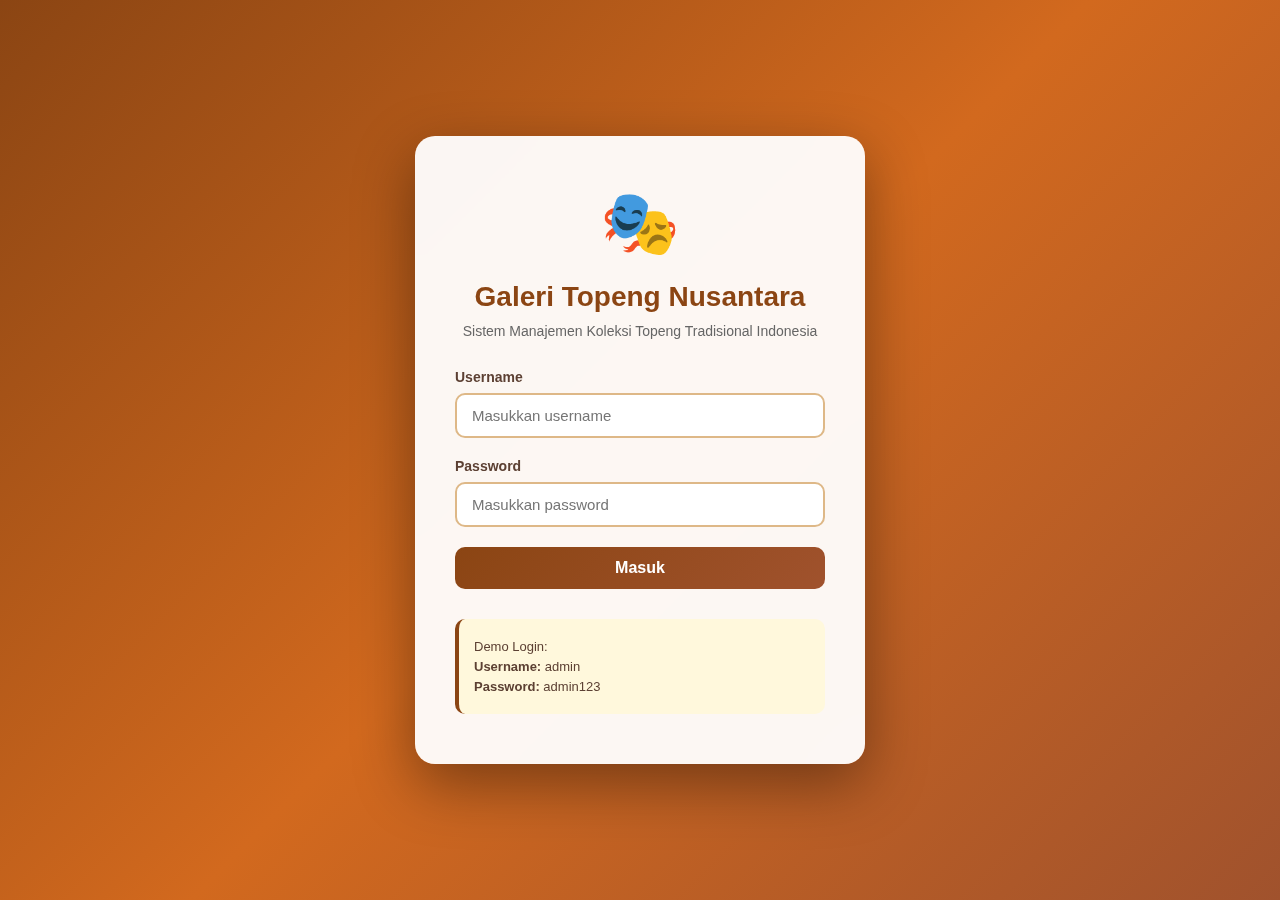
<file: index.html>
<!DOCTYPE html>
<html lang="id">
<head>
    <meta charset="UTF-8">
    <meta name="viewport" content="width=device-width, initial-scale=1.0">
    <title>Login - Galeri Topeng Nusantara</title>
    <link rel="stylesheet" href="style.css">
</head>
<body>
    <div class="container">
        <div class="login-box">
            <div class="logo">🎭</div>
            <h1>Galeri Topeng Nusantara</h1>
            <p class="subtitle">Sistem Manajemen Koleksi Topeng Tradisional Indonesia</p>
            
            <form id="loginForm">
                <div class="form-group">
                    <label>Username</label>
                    <input type="text" id="username" required placeholder="Masukkan username">
                </div>
                <div class="form-group">
                    <label>Password</label>
                    <input type="password" id="password" required placeholder="Masukkan password">
                </div>
                <div class="error" id="loginError">Username atau password salah!</div>
                <button type="submit" class="btn btn-primary">Masuk</button>
            </form>
            
            <div class="demo-info">
                <p>Demo Login:</p>
                <p><strong>Username:</strong> admin</p>
                <p><strong>Password:</strong> admin123</p>
            </div>
        </div>
    </div>
    
    <script src="database.js"></script>
    <script src="script.js"></script>
</body>
</html>
</file>
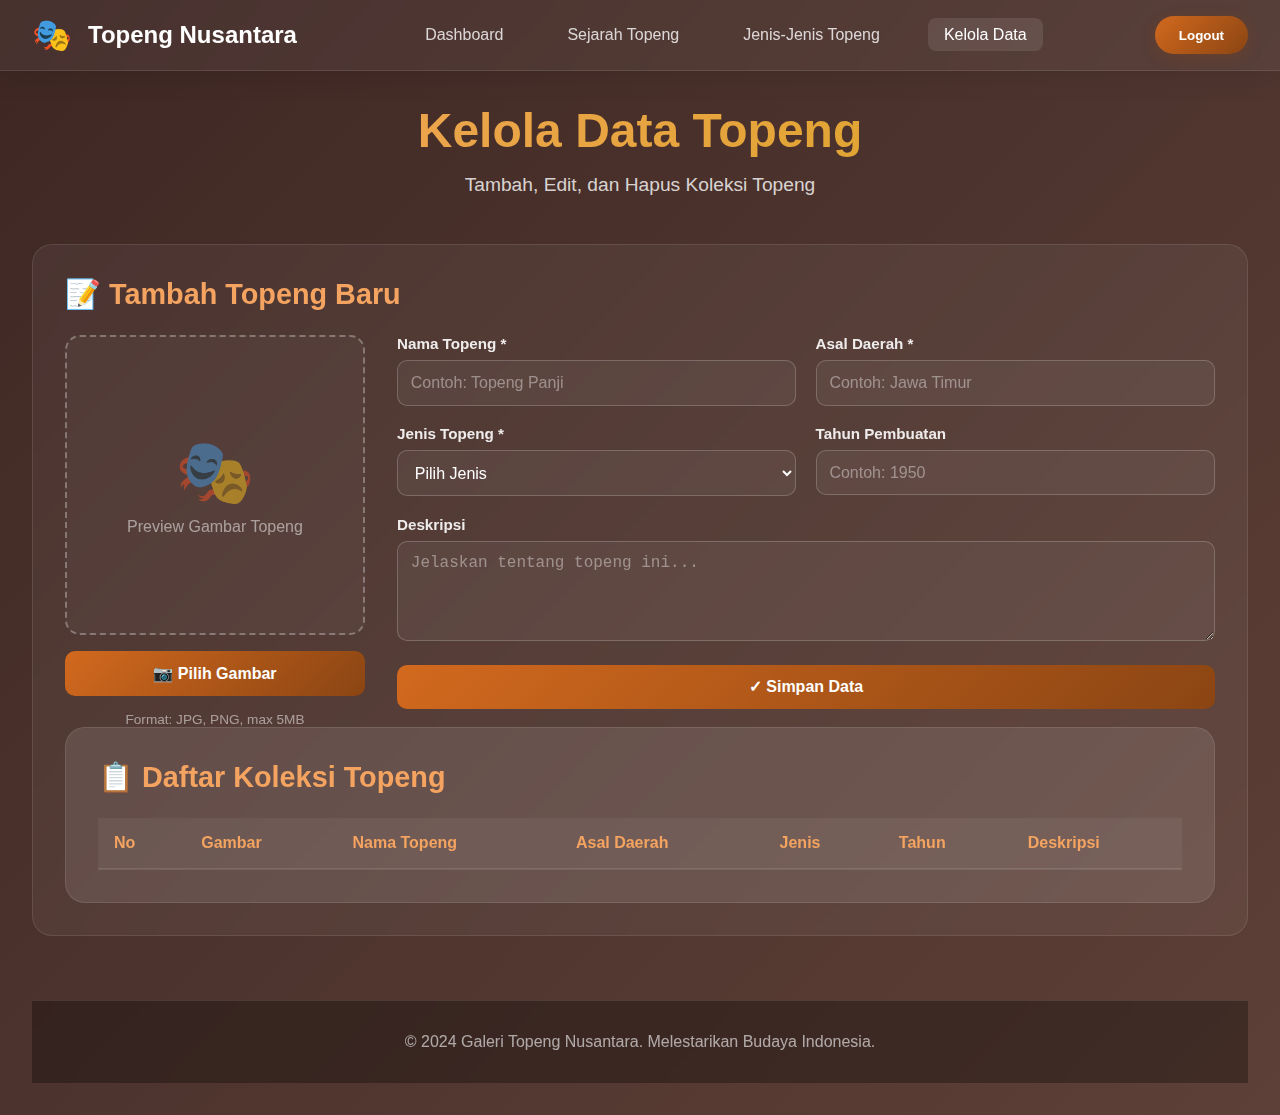
<file: crud.html>
<!DOCTYPE html>
<html lang="id">
<head>
    <meta charset="UTF-8">
    <meta name="viewport" content="width=device-width, initial-scale=1.0">
    <title>Kelola Data - Galeri Topeng Nusantara</title>
    <style>
        * {
            margin: 0;
            padding: 0;
            box-sizing: border-box;
        }

        body {
            font-family: 'Segoe UI', Tahoma, Geneva, Verdana, sans-serif;
            background: linear-gradient(135deg, #3e2723 0%, #4e342e 50%, #5d4037 100%);
            min-height: 100vh;
            color: #fff;
            overflow-x: hidden;
        }

        /* Navbar */
        .navbar {
            background: rgba(255, 255, 255, 0.05);
            backdrop-filter: blur(10px);
            border-bottom: 1px solid rgba(255, 255, 255, 0.1);
            padding: 1rem 2rem;
            position: sticky;
            top: 0;
            z-index: 100;
            box-shadow: 0 4px 30px rgba(0, 0, 0, 0.1);
        }

        .nav-container {
            max-width: 1400px;
            margin: 0 auto;
            display: flex;
            justify-content: space-between;
            align-items: center;
        }

        .nav-brand {
            display: flex;
            align-items: center;
            gap: 1rem;
            font-size: 1.5rem;
            font-weight: bold;
            color: #fff;
        }

        .logo {
            font-size: 2rem;
            animation: rotate 10s linear infinite;
        }

        @keyframes rotate {
            from { transform: rotate(0deg); }
            to { transform: rotate(360deg); }
        }

        .nav-menu {
            display: flex;
            list-style: none;
            gap: 2rem;
        }

        .nav-menu a {
            color: rgba(255, 255, 255, 0.8);
            text-decoration: none;
            padding: 0.5rem 1rem;
            border-radius: 8px;
            transition: all 0.3s ease;
        }

        .nav-menu a:hover, .nav-menu a.active {
            color: #fff;
            background: rgba(255, 255, 255, 0.1);
        }

        .btn-logout {
            background: linear-gradient(135deg, #d2691e 0%, #8b4513 100%);
            color: white;
            border: none;
            padding: 0.7rem 1.5rem;
            border-radius: 25px;
            cursor: pointer;
            font-weight: 600;
            transition: all 0.3s ease;
            box-shadow: 0 4px 15px rgba(139, 69, 19, 0.3);
        }

        .btn-logout:hover {
            transform: translateY(-2px) scale(1.05);
            box-shadow: 0 6px 20px rgba(139, 69, 19, 0.4);
        }

        /* Main Content */
        .main-content {
            max-width: 1400px;
            margin: 0 auto;
            padding: 2rem;
        }

        /* Page Header */
        .page-header {
            text-align: center;
            margin-bottom: 3rem;
            animation: fadeIn 0.8s ease;
        }

        @keyframes fadeIn {
            from { opacity: 0; transform: translateY(-20px); }
            to { opacity: 1; transform: translateY(0); }
        }

        .page-header h1 {
            font-size: 3rem;
            background: linear-gradient(135deg, #f4a460 0%, #daa520 100%);
            -webkit-background-clip: text;
            -webkit-text-fill-color: transparent;
            background-clip: text;
            margin-bottom: 1rem;
        }

        .subtitle {
            font-size: 1.2rem;
            color: rgba(255, 255, 255, 0.8);
        }

        /* Form Section */
        .form-section {
            background: rgba(255, 255, 255, 0.05);
            backdrop-filter: blur(10px);
            border: 1px solid rgba(255, 255, 255, 0.1);
            border-radius: 20px;
            padding: 2rem;
            margin-bottom: 2rem;
            animation: slideUp 0.5s ease;
        }

        @keyframes slideUp {
            from { opacity: 0; transform: translateY(20px); }
            to { opacity: 1; transform: translateY(0); }
        }

        .form-section h2 {
            font-size: 1.8rem;
            color: #f4a460;
            margin-bottom: 1.5rem;
            display: flex;
            align-items: center;
            gap: 0.5rem;
        }

        .form-grid {
            display: grid;
            grid-template-columns: 300px 1fr;
            gap: 2rem;
        }

        /* Image Upload Section */
        .image-upload-section {
            display: flex;
            flex-direction: column;
            gap: 1rem;
        }

        .image-preview-container {
            width: 100%;
            height: 300px;
            background: rgba(255, 255, 255, 0.03);
            border: 2px dashed rgba(255, 255, 255, 0.3);
            border-radius: 15px;
            display: flex;
            align-items: center;
            justify-content: center;
            overflow: hidden;
            position: relative;
            transition: all 0.3s ease;
        }

        .image-preview-container:hover {
            border-color: #d2691e;
            background: rgba(255, 255, 255, 0.05);
        }

        .image-preview-container img {
            max-width: 100%;
            max-height: 100%;
            object-fit: cover;
            border-radius: 10px;
        }

        .image-placeholder {
            text-align: center;
            color: rgba(255, 255, 255, 0.5);
        }

        .image-placeholder-icon {
            font-size: 4rem;
            margin-bottom: 0.5rem;
        }

        .upload-btn-wrapper {
            position: relative;
            overflow: hidden;
        }

        .upload-btn {
            background: linear-gradient(135deg, #d2691e 0%, #8b4513 100%);
            color: white;
            padding: 0.8rem 1.5rem;
            border: none;
            border-radius: 10px;
            cursor: pointer;
            font-size: 1rem;
            font-weight: 600;
            width: 100%;
            transition: all 0.3s ease;
        }

        .upload-btn:hover {
            transform: translateY(-2px);
            box-shadow: 0 4px 15px rgba(139, 69, 19, 0.3);
        }

        .upload-btn-wrapper input[type=file] {
            position: absolute;
            left: 0;
            top: 0;
            opacity: 0;
            width: 100%;
            height: 100%;
            cursor: pointer;
        }

        /* Form Fields */
        .form-fields {
            display: flex;
            flex-direction: column;
            gap: 1.2rem;
        }

        .form-row {
            display: grid;
            grid-template-columns: 1fr 1fr;
            gap: 1.2rem;
        }

        .form-group {
            display: flex;
            flex-direction: column;
            gap: 0.5rem;
        }

        .form-group label {
            color: rgba(255, 255, 255, 0.9);
            font-weight: 600;
            font-size: 0.95rem;
        }

        .form-group input,
        .form-group select,
        .form-group textarea {
            background: rgba(255, 255, 255, 0.05);
            border: 1px solid rgba(255, 255, 255, 0.2);
            border-radius: 10px;
            padding: 0.8rem;
            color: #fff;
            font-size: 1rem;
            transition: all 0.3s ease;
        }

        .form-group input:focus,
        .form-group select:focus,
        .form-group textarea:focus {
            outline: none;
            border-color: #d2691e;
            background: rgba(255, 255, 255, 0.08);
        }

        .form-group input::placeholder,
        .form-group textarea::placeholder {
            color: rgba(255, 255, 255, 0.4);
        }

        .form-group textarea {
            resize: vertical;
            min-height: 100px;
        }

        .form-group select option {
            background: #3e2723;
            color: #fff;
        }

        /* Form Actions */
        .form-actions {
            display: flex;
            gap: 1rem;
            margin-top: 1rem;
        }

        .btn {
            padding: 0.8rem 2rem;
            border: none;
            border-radius: 10px;
            font-size: 1rem;
            font-weight: 600;
            cursor: pointer;
            transition: all 0.3s ease;
        }

        .btn-primary {
            background: linear-gradient(135deg, #d2691e 0%, #8b4513 100%);
            color: white;
            flex: 1;
        }

        .btn-primary:hover {
            transform: translateY(-2px);
            box-shadow: 0 6px 20px rgba(139, 69, 19, 0.4);
        }

        .btn-secondary {
            background: rgba(255, 255, 255, 0.1);
            color: white;
        }

        .btn-secondary:hover {
            background: rgba(255, 255, 255, 0.15);
        }

        /* Messages */
        .message {
            padding: 1rem;
            border-radius: 10px;
            margin-top: 1rem;
            display: none;
            animation: slideIn 0.3s ease;
        }

        @keyframes slideIn {
            from { opacity: 0; transform: translateX(-20px); }
            to { opacity: 1; transform: translateX(0); }
        }

        .success {
            background: rgba(76, 175, 80, 0.2);
            border: 1px solid rgba(76, 175, 80, 0.5);
            color: #4caf50;
        }

        .error {
            background: rgba(244, 67, 54, 0.2);
            border: 1px solid rgba(244, 67, 54, 0.5);
            color: #f44336;
        }

        /* Table Section */
        .table-section {
            background: rgba(255, 255, 255, 0.05);
            backdrop-filter: blur(10px);
            border: 1px solid rgba(255, 255, 255, 0.1);
            border-radius: 20px;
            padding: 2rem;
            animation: slideUp 0.5s ease 0.2s backwards;
        }

        .table-section h2 {
            font-size: 1.8rem;
            color: #f4a460;
            margin-bottom: 1.5rem;
        }

        .table-container {
            overflow-x: auto;
        }

        table {
            width: 100%;
            border-collapse: collapse;
        }

        thead {
            background: rgba(255, 255, 255, 0.05);
        }

        th {
            padding: 1rem;
            text-align: left;
            font-weight: 600;
            color: #f4a460;
            border-bottom: 2px solid rgba(255, 255, 255, 0.1);
        }

        td {
            padding: 1rem;
            border-bottom: 1px solid rgba(255, 255, 255, 0.05);
            color: rgba(255, 255, 255, 0.8);
        }

        tbody tr {
            transition: all 0.3s ease;
            animation: fadeIn 0.5s ease;
        }

        tbody tr:hover {
            background: rgba(255, 255, 255, 0.05);
        }

        .table-image {
            width: 60px;
            height: 60px;
            object-fit: cover;
            border-radius: 10px;
            border: 2px solid rgba(255, 255, 255, 0.2);
        }

        .action-buttons {
            display: flex;
            gap: 0.5rem;
        }

        .btn-edit, .btn-delete {
            padding: 0.5rem 1rem;
            border: none;
            border-radius: 8px;
            cursor: pointer;
            font-size: 0.9rem;
            font-weight: 600;
            transition: all 0.3s ease;
        }

        .btn-edit {
            background: rgba(33, 150, 243, 0.3);
            color: #2196f3;
            border: 1px solid rgba(33, 150, 243, 0.5);
        }

        .btn-edit:hover {
            background: rgba(33, 150, 243, 0.5);
            transform: translateY(-2px);
        }

        .btn-delete {
            background: rgba(244, 67, 54, 0.3);
            color: #f44336;
            border: 1px solid rgba(244, 67, 54, 0.5);
        }

        .btn-delete:hover {
            background: rgba(244, 67, 54, 0.5);
            transform: translateY(-2px);
        }

        /* Footer */
        .footer {
            background: rgba(0, 0, 0, 0.3);
            backdrop-filter: blur(10px);
            text-align: center;
            padding: 2rem;
            margin-top: 4rem;
            border-top: 1px solid rgba(255, 255, 255, 0.1);
        }

        .footer p {
            color: rgba(255, 255, 255, 0.6);
        }

        /* Responsive */
        @media (max-width: 1024px) {
            .form-grid {
                grid-template-columns: 1fr;
            }

            .form-row {
                grid-template-columns: 1fr;
            }
        }

        @media (max-width: 768px) {
            .nav-menu {
                display: none;
            }

            .page-header h1 {
                font-size: 2rem;
            }

            .table-container {
                overflow-x: scroll;
            }

            table {
                min-width: 800px;
            }
        }
    </style>
</head>
<body>
    <nav class="navbar">
        <div class="nav-container">
            <div class="nav-brand">
                <span class="logo">🎭</span>
                <span class="brand-text">Topeng Nusantara</span>
            </div>
            <ul class="nav-menu">
                <li><a href="dashboard.html">Dashboard</a></li>
                <li><a href="sejarah.html">Sejarah Topeng</a></li>
                <li><a href="jenis.html">Jenis-Jenis Topeng</a></li>
                <li><a href="crud.html" class="active">Kelola Data</a></li>
            </ul>
            <button class="btn-logout" onclick="logout()">Logout</button>
        </div>
    </nav>

    <div class="main-content">
        <div class="page-header">
            <h1>Kelola Data Topeng</h1>
            <p class="subtitle">Tambah, Edit, dan Hapus Koleksi Topeng</p>
        </div>

        <div class="form-section">
            <h2>📝 <span id="formTitle">Tambah Topeng Baru</span></h2>
            <form id="topengForm">
                <div class="form-grid">
                    <!-- Image Upload Section -->
                    <div class="image-upload-section">
                        <div class="image-preview-container" id="imagePreview">
                            <div class="image-placeholder">
                                <div class="image-placeholder-icon">🎭</div>
                                <p>Preview Gambar Topeng</p>
                            </div>
                        </div>
                        <div class="upload-btn-wrapper">
                            <button type="button" class="upload-btn">📷 Pilih Gambar</button>
                            <input type="file" id="imageInput" accept="image/*">
                        </div>
                        <p style="color: rgba(255,255,255,0.5); font-size: 0.85rem; text-align: center;">
                            Format: JPG, PNG, max 5MB
                        </p>
                    </div>

                    <!-- Form Fields -->
                    <div class="form-fields">
                        <div class="form-row">
                            <div class="form-group">
                                <label>Nama Topeng *</label>
                                <input type="text" id="namaTopeng" required placeholder="Contoh: Topeng Panji">
                            </div>
                            <div class="form-group">
                                <label>Asal Daerah *</label>
                                <input type="text" id="asalDaerah" required placeholder="Contoh: Jawa Timur">
                            </div>
                        </div>
                        
                        <div class="form-row">
                            <div class="form-group">
                                <label>Jenis Topeng *</label>
                                <select id="jenis" required>
                                    <option value="">Pilih Jenis</option>
                                    <option value="Topeng Tari">Topeng Tari</option>
                                    <option value="Topeng Sakral">Topeng Sakral</option>
                                    <option value="Topeng Pertunjukan">Topeng Pertunjukan</option>
                                    <option value="Topeng Dekoratif">Topeng Dekoratif</option>
                                </select>
                            </div>
                            <div class="form-group">
                                <label>Tahun Pembuatan</label>
                                <input type="number" id="tahunPembuatan" placeholder="Contoh: 1950">
                            </div>
                        </div>
                        
                        <div class="form-group">
                            
                        
                        <div class="form-group">
                            <label>Deskripsi</label>
                            <textarea id="deskripsi" rows="3" placeholder="Jelaskan tentang topeng ini..."></textarea>
                        </div>
                        
                        <div class="form-actions">
                            <button type="submit" class="btn btn-primary">
                                <span id="btnText">✓ Simpan Data</span>
                            </button>
                            <button type="button" class="btn btn-secondary" id="btnCancel" onclick="cancelEdit()" style="display: none;">
                                ✕ Batal
                            </button>
                        </div>
                    </div>
                </div>
                
                <div class="message success" id="successMessage">✓ Data berhasil disimpan!</div>
                <div class="message error" id="errorMessage">✕ Gagal menyimpan data!</div>
            </form>
        </div>

        <div class="table-section">
            <h2>📋 Daftar Koleksi Topeng</h2>
            <div class="table-container">
                <table>
                    <thead>
                        <tr>
                            <th>No</th>
                            <th>Gambar</th>
                            <th>Nama Topeng</th>
                            <th>Asal Daerah</th>
                            <th>Jenis</th>
                            <th>Tahun</th>
                            <th>Deskripsi</th>
                        </tr>
                    </thead>
                    <tbody id="topengTable">
                        <!-- Data akan ditampilkan di sini -->
                    </tbody>
                </table>
            </div>
        </div>
    </div>

    <footer class="footer">
        <p>&copy; 2024 Galeri Topeng Nusantara. Melestarikan Budaya Indonesia.</p>
    </footer>

    <script>
        // Array untuk menyimpan data topeng
        let topengData = [];
        let editMode = false;
        let editIndex = null;
        let currentImageData = null;

        // Load data dari localStorage saat halaman dimuat
        window.addEventListener('load', function() {
            const savedData = localStorage.getItem('topengData');
            if (savedData) {
                topengData = JSON.parse(savedData);
                renderTable();
            }
        });

        // Image Preview Handler
        document.getElementById('imageInput').addEventListener('change', function(e) {
            const file = e.target.files[0];
            if (file) {
                if (file.size > 5 * 1024 * 1024) {
                    showMessage('error', 'Ukuran file terlalu besar! Maksimal 5MB');
                    return;
                }

                const reader = new FileReader();
                reader.onload = function(event) {
                    currentImageData = event.target.result;
                    const preview = document.getElementById('imagePreview');
                    preview.innerHTML = `<img src="${event.target.result}" alt="Preview">`;
                };
                reader.readAsDataURL(file);
            }
        });

        // Form Submit Handler
        document.getElementById('topengForm').addEventListener('submit', function(e) {
            e.preventDefault();
            
            const data = {
                nama: document.getElementById('namaTopeng').value,
                daerah: document.getElementById('asalDaerah').value,
                jenis: document.getElementById('jenis').value,
                tahun: document.getElementById('tahunPembuatan').value || '-',
                
                deskripsi: document.getElementById('deskripsi').value || '-',
                image: currentImageData || null
            };

            if (editMode) {
                // Update existing data
                topengData[editIndex] = data;
                showMessage('success', '✓ Data berhasil diupdate!');
                editMode = false;
                editIndex = null;
                document.getElementById('btnCancel').style.display = 'none';
                document.getElementById('formTitle').textContent = 'Tambah Topeng Baru';
                document.getElementById('btnText').textContent = '✓ Simpan Data';
            } else {
                // Add new data
                topengData.push(data);
                showMessage('success', '✓ Data berhasil ditambahkan!');
            }

            // Save to localStorage
            localStorage.setItem('topengData', JSON.stringify(topengData));
            
            // Render table and reset form
            renderTable();
            resetForm();
        });

        // Render Table
        function renderTable() {
            const tbody = document.getElementById('topengTable');
            
            if (topengData.length === 0) {
                tbody.innerHTML = '<tr><td colspan="8" style="text-align: center; padding: 2rem; color: rgba(255,255,255,0.5);">Belum ada data topeng</td></tr>';
                return;
            }

            tbody.innerHTML = topengData.map((item, index) => `
                <tr>
                    <td>${index + 1}</td>
                    <td>
                        ${item.image ? 
                            `<img src="${item.image}" class="table-image" alt="${item.nama}">` : 
                            `<div style="width:60px;height:60px;background:#8b4513;border-radius:10px;display:flex;align-items:center;justify-content:center;font-size:2rem;">🎭</div>`
                        }
                    </td>
                    <td>${item.nama}</td>
                    <td>${item.daerah}</td>
                    <td>${item.jenis}</td>
                    <td>${item.tahun}</td>
                    <td>${item.deskripsi}</td>
                    <td>
                        <div class="action-buttons">
                            <button class="btn-edit" onclick="editData(${index})">✏️ Edit</button>
                            <button class="btn-delete" onclick="deleteData(${index})">🗑️ Hapus</button>
                        </div>
                    </td>
                </tr>
            `).join('');
        }

        // Edit Data
        function editData(index) {
            editMode = true;
            editIndex = index;
            const data = topengData[index];
            
            document.getElementById('formTitle').textContent = 'Edit Topeng';
            document.getElementById('btnText').textContent = '✓ Update Data';
            document.getElementById('btnCancel').style.display = 'block';
            
            // Populate form
            document.getElementById('namaTopeng').value = data.nama;
            document.getElementById('asalDaerah').value = data.daerah;
            document.getElementById('jenis').value = data.jenis;
            document.getElementById('tahunPembuatan').value = data.tahun === '-' ? '' : data.tahun;
        
            document.getElementById('deskripsi').value = data.deskripsi === '-' ? '' : data.deskripsi;
            
            // Show image if exists
            if (data.image) {
                currentImageData = data.image;
                document.getElementById('imagePreview').innerHTML = `<img src="${data.image}" alt="Preview">`;
            }
            
            // Scroll to form
            window.scrollTo({ top: 0, behavior: 'smooth' });
        }

        // Cancel Edit
        function cancelEdit() {
            editMode = false;
            editIndex = null;
            document.getElementById('formTitle').textContent = 'Tambah Topeng Baru';
            document.getElementById('btnText').textContent = '✓ Simpan Data';
            document.getElementById('btnCancel').style.display = 'none';
            resetForm();
        }

        // Delete Data
        function deleteData(index) {
            if (confirm('Apakah Anda yakin ingin menghapus data ini?')) {
                topengData.splice(index, 1);
                localStorage.setItem('topengData', JSON.stringify(topengData));
                renderTable();
                showMessage('success', '✓ Data berhasil dihapus!');
            }
        }

        // Show Message
        function showMessage(type, text) {
            const msgElement = type === 'success' ? 
                document.getElementById('successMessage') : 
                document.getElementById('errorMessage');
            
            msgElement.textContent = text;
            msgElement.style.display = 'block';
            
            setTimeout(() => {
                msgElement.style.display = 'none';
            }, 3000);
        }

        // Reset Form
        function resetForm() {
            document.getElementById('topengForm').reset();
            document.getElementById('imagePreview').innerHTML = `
                <div class="image-placeholder">
                    <div class="image-placeholder-icon">🎭</div>
                    <p>Preview Gambar Topeng</p>
                </div>
            `;
            currentImageData = null;
        }

        // Logout
        function logout() {
            if (confirm('Apakah Anda yakin ingin logout?')) {
                window.location.href = 'index.html';
            }
        }
    </script>
</body>
</html>
</file>
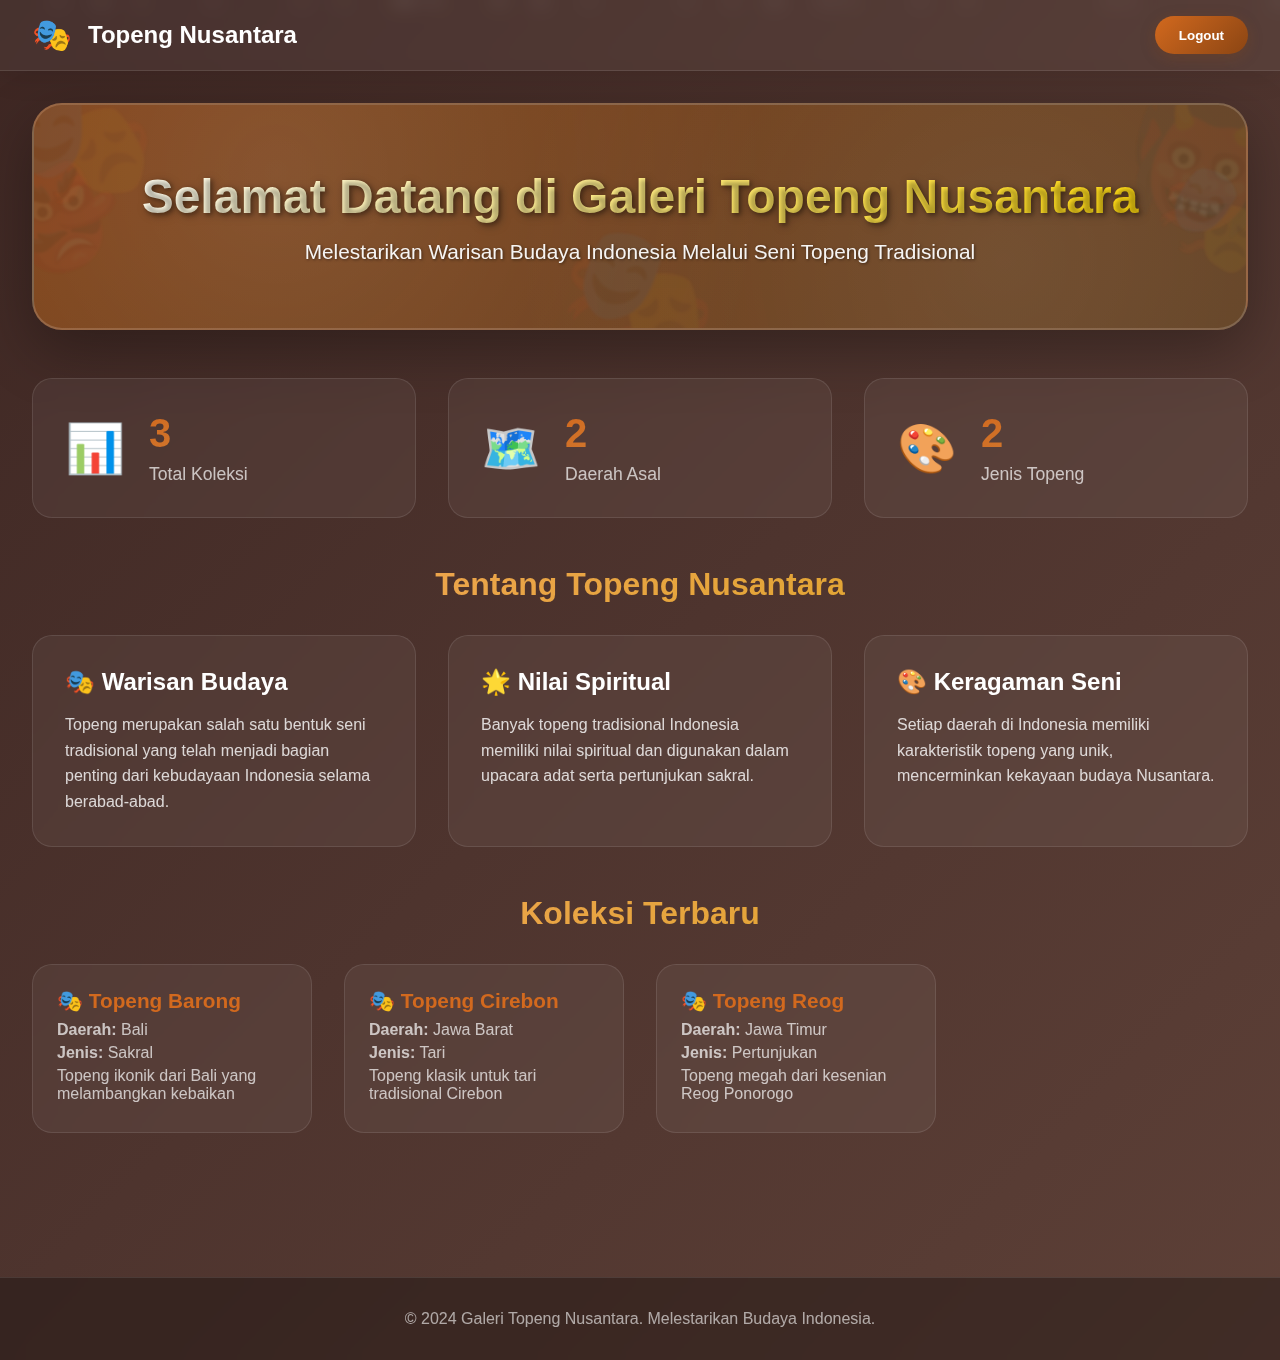
<file: dashboard.html>
<!DOCTYPE html>
<html lang="id">
<head>
    <meta charset="UTF-8">
    <meta name="viewport" content="width=device-width, initial-scale=1.0">
    <title>Dashboard - Galeri Topeng Nusantara</title>
    <style>
        * {
            margin: 0;
            padding: 0;
            box-sizing: border-box;
        }

        body {
            font-family: 'Segoe UI', Tahoma, Geneva, Verdana, sans-serif;
            background: linear-gradient(135deg, #3e2723 0%, #4e342e 50%, #5d4037 100%);
            min-height: 100vh;
            color: #fff;
            overflow-x: hidden;
        }

        /* Animated Background Particles */
        .particles {
            position: fixed;
            top: 0;
            left: 0;
            width: 100%;
            height: 100%;
            pointer-events: none;
            z-index: 0;
        }

        .particle {
            position: absolute;
            width: 4px;
            height: 4px;
            background: rgba(255, 255, 255, 0.3);
            border-radius: 50%;
            animation: float 15s infinite ease-in-out;
        }

        @keyframes float {
            0%, 100% { transform: translateY(0) translateX(0); opacity: 0; }
            10% { opacity: 1; }
            90% { opacity: 1; }
            100% { transform: translateY(-100vh) translateX(100px); opacity: 0; }
        }

        /* Navbar */
        .navbar {
            background: rgba(255, 255, 255, 0.05);
            backdrop-filter: blur(10px);
            border-bottom: 1px solid rgba(255, 255, 255, 0.1);
            padding: 1rem 2rem;
            position: sticky;
            top: 0;
            z-index: 100;
            box-shadow: 0 4px 30px rgba(0, 0, 0, 0.1);
            animation: slideDown 0.5s ease;
        }

        @keyframes slideDown {
            from { transform: translateY(-100%); opacity: 0; }
            to { transform: translateY(0); opacity: 1; }
        }

        .nav-container {
            max-width: 1400px;
            margin: 0 auto;
            display: flex;
            justify-content: space-between;
            align-items: center;
        }

        .nav-brand {
            display: flex;
            align-items: center;
            gap: 1rem;
            font-size: 1.5rem;
            font-weight: bold;
            color: #fff;
            animation: fadeIn 0.8s ease;
        }

        @keyframes fadeIn {
            from { opacity: 0; }
            to { opacity: 1; }
        }

        .logo {
            font-size: 2rem;
            animation: rotate 10s linear infinite;
        }

        @keyframes rotate {
            from { transform: rotate(0deg); }
            to { transform: rotate(360deg); }
        }

        .nav-menu {
            display: flex;
            list-style: none;
            gap: 2rem;
        }

        .nav-menu li {
            animation: fadeInUp 0.5s ease forwards;
            opacity: 0;
        }

        .nav-menu li:nth-child(1) { animation-delay: 0.1s; }
        .nav-menu li:nth-child(2) { animation-delay: 0.2s; }
        .nav-menu li:nth-child(3) { animation-delay: 0.3s; }
        .nav-menu li:nth-child(4) { animation-delay: 0.4s; }

        @keyframes fadeInUp {
            from { opacity: 0; transform: translateY(20px); }
            to { opacity: 1; transform: translateY(0); }
        }

        .nav-menu a {
            color: rgba(255, 255, 255, 0.8);
            text-decoration: none;
            padding: 0.5rem 1rem;
            border-radius: 8px;
            transition: all 0.3s ease;
            position: relative;
        }

        .nav-menu a::after {
            content: '';
            position: absolute;
            bottom: 0;
            left: 50%;
            width: 0;
            height: 2px;
            background: linear-gradient(135deg, #d2691e 0%, #cd853f 100%);
            transition: all 0.3s ease;
            transform: translateX(-50%);
        }

        .nav-menu a:hover::after, .nav-menu a.active::after {
            width: 80%;
        }

        .nav-menu a:hover, .nav-menu a.active {
            color: #fff;
            background: rgba(255, 255, 255, 0.1);
        }

        .btn-logout {
            background: linear-gradient(135deg, #d2691e 0%, #8b4513 100%);
            color: white;
            border: none;
            padding: 0.7rem 1.5rem;
            border-radius: 25px;
            cursor: pointer;
            font-weight: 600;
            transition: all 0.3s ease;
            box-shadow: 0 4px 15px rgba(139, 69, 19, 0.3);
            animation: fadeIn 0.8s ease;
        }

        .btn-logout:hover {
            transform: translateY(-2px) scale(1.05);
            box-shadow: 0 6px 20px rgba(139, 69, 19, 0.4);
        }

        .btn-logout:active {
            transform: translateY(0) scale(0.98);
        }

        /* Main Content */
        .main-content {
            max-width: 1400px;
            margin: 0 auto;
            padding: 2rem;
            position: relative;
            z-index: 1;
        }

        /* Hero Section dengan Pola Topeng yang Lebih Jelas */
        .hero-section {
            background: 
                linear-gradient(135deg, rgba(139, 69, 19, 0.85) 0%, rgba(101, 67, 33, 0.85) 100%);
            border-radius: 30px;
            padding: 4rem 3rem;
            text-align: center;
            margin-bottom: 3rem;
            position: relative;
            overflow: hidden;
            box-shadow: 0 20px 60px rgba(0, 0, 0, 0.3);
            animation: zoomIn 0.8s ease;
            border: 2px solid rgba(255, 255, 255, 0.2);
        }

        /* Background Pattern Layer */
        .hero-section::before {
            content: '';
            position: absolute;
            top: 0;
            left: 0;
            width: 100%;
            height: 100%;
            background-image: 
                radial-gradient(circle at 20% 30%, rgba(255, 255, 255, 0.1) 0%, transparent 50%),
                radial-gradient(circle at 80% 70%, rgba(255, 255, 255, 0.08) 0%, transparent 50%);
            z-index: 0;
        }

        /* Pola Topeng Tradisional */
        .mask-pattern {
            position: absolute;
            font-size: 8rem;
            opacity: 0.06;
            z-index: 0;
            filter: blur(1px);
        }

        .mask-pattern:nth-child(1) {
            top: -40px;
            left: -40px;
            transform: rotate(-15deg);
            animation: floatMask1 8s ease-in-out infinite;
        }

        .mask-pattern:nth-child(2) {
            top: -20px;
            right: -40px;
            transform: rotate(15deg);
            animation: floatMask2 10s ease-in-out infinite;
        }

        .mask-pattern:nth-child(3) {
            bottom: -40px;
            left: 50%;
            transform: translateX(-50%) rotate(8deg);
            animation: floatMask3 12s ease-in-out infinite;
        }

        .mask-pattern:nth-child(4) {
            top: 50%;
            left: -30px;
            transform: translateY(-50%) rotate(-20deg);
            animation: floatMask1 9s ease-in-out infinite reverse;
            font-size: 6rem;
        }

        .mask-pattern:nth-child(5) {
            top: 50%;
            right: -30px;
            transform: translateY(-50%) rotate(20deg);
            animation: floatMask2 11s ease-in-out infinite reverse;
            font-size: 6rem;
        }

        @keyframes floatMask1 {
            0%, 100% { transform: translateY(0) rotate(-15deg); }
            50% { transform: translateY(-30px) rotate(-10deg); }
        }

        @keyframes floatMask2 {
            0%, 100% { transform: translateY(0) rotate(15deg); }
            50% { transform: translateY(-35px) rotate(20deg); }
        }

        @keyframes floatMask3 {
            0%, 100% { transform: translateX(-50%) translateY(0) rotate(8deg); }
            50% { transform: translateX(-50%) translateY(-25px) rotate(12deg); }
        }

        @keyframes zoomIn {
            from { opacity: 0; transform: scale(0.9); }
            to { opacity: 1; transform: scale(1); }
        }

        .hero-content {
            position: relative;
            z-index: 1;
        }

        .hero-section h1 {
            font-size: 3rem;
            margin-bottom: 1rem;
            background: linear-gradient(135deg, #fff 0%, #ffd700 100%);
            -webkit-background-clip: text;
            -webkit-text-fill-color: transparent;
            background-clip: text;
            animation: slideInLeft 0.8s ease;
            text-shadow: 2px 2px 4px rgba(0, 0, 0, 0.3);
            filter: drop-shadow(2px 2px 4px rgba(0, 0, 0, 0.3));
        }

        @keyframes slideInLeft {
            from { opacity: 0; transform: translateX(-50px); }
            to { opacity: 1; transform: translateX(0); }
        }

        .hero-section p {
            font-size: 1.3rem;
            color: rgba(255, 255, 255, 0.95);
            animation: slideInRight 0.8s ease;
            text-shadow: 1px 1px 3px rgba(0, 0, 0, 0.5);
        }

        @keyframes slideInRight {
            from { opacity: 0; transform: translateX(50px); }
            to { opacity: 1; transform: translateX(0); }
        }

        /* Stats Container */
        .stats-container {
            display: grid;
            grid-template-columns: repeat(auto-fit, minmax(280px, 1fr));
            gap: 2rem;
            margin-bottom: 3rem;
        }

        .stat-card {
            background: rgba(255, 255, 255, 0.05);
            backdrop-filter: blur(10px);
            border: 1px solid rgba(255, 255, 255, 0.1);
            border-radius: 20px;
            padding: 2rem;
            display: flex;
            align-items: center;
            gap: 1.5rem;
            transition: all 0.3s ease;
            position: relative;
            overflow: hidden;
            animation: fadeInUp 0.6s ease;
        }

        .stat-card:nth-child(1) { animation-delay: 0.2s; }
        .stat-card:nth-child(2) { animation-delay: 0.4s; }
        .stat-card:nth-child(3) { animation-delay: 0.6s; }

        .stat-card::before {
            content: '';
            position: absolute;
            top: 0;
            left: -100%;
            width: 100%;
            height: 100%;
            background: linear-gradient(90deg, transparent, rgba(255, 255, 255, 0.1), transparent);
            transition: left 0.5s ease;
        }

        .stat-card:hover::before {
            left: 100%;
        }

        .stat-card:hover {
            transform: translateY(-10px) scale(1.02);
            box-shadow: 0 20px 40px rgba(0, 0, 0, 0.3);
            border-color: rgba(255, 255, 255, 0.3);
        }

        .stat-icon {
            font-size: 3rem;
            animation: bounce 2s ease-in-out infinite;
        }

        .stat-card:hover .stat-icon {
            animation: spin 0.8s ease;
        }

        @keyframes bounce {
            0%, 100% { transform: translateY(0); }
            50% { transform: translateY(-10px); }
        }

        @keyframes spin {
            from { transform: rotate(0deg) scale(1); }
            50% { transform: rotate(180deg) scale(1.2); }
            to { transform: rotate(360deg) scale(1); }
        }

        .stat-info h3 {
            font-size: 2.5rem;
            background: linear-gradient(135deg, #d2691e 0%, #cd853f 100%);
            -webkit-background-clip: text;
            -webkit-text-fill-color: transparent;
            background-clip: text;
        }

        .stat-info p {
            color: rgba(255, 255, 255, 0.7);
            font-size: 1.1rem;
            margin-top: 0.5rem;
        }

        /* Content Section */
        .content-section {
            margin-bottom: 3rem;
            animation: fadeIn 1s ease;
        }

        .content-section h2 {
            font-size: 2rem;
            margin-bottom: 2rem;
            text-align: center;
            background: linear-gradient(135deg, #f4a460 0%, #daa520 100%);
            -webkit-background-clip: text;
            -webkit-text-fill-color: transparent;
            background-clip: text;
            animation: pulse 2s ease-in-out infinite;
        }

        @keyframes pulse {
            0%, 100% { opacity: 1; transform: scale(1); }
            50% { opacity: 0.8; transform: scale(1.02); }
        }

        /* About Grid */
        .about-grid {
            display: grid;
            grid-template-columns: repeat(auto-fit, minmax(300px, 1fr));
            gap: 2rem;
        }

        .about-card {
            background: rgba(255, 255, 255, 0.05);
            backdrop-filter: blur(10px);
            border: 1px solid rgba(255, 255, 255, 0.1);
            border-radius: 20px;
            padding: 2rem;
            transition: all 0.3s ease;
            animation: fadeInUp 0.8s ease;
            position: relative;
            overflow: hidden;
        }

        .about-card:nth-child(1) { animation-delay: 0.3s; }
        .about-card:nth-child(2) { animation-delay: 0.5s; }
        .about-card:nth-child(3) { animation-delay: 0.7s; }

        .about-card::before {
            content: '';
            position: absolute;
            top: -50%;
            left: -50%;
            width: 200%;
            height: 200%;
            background: radial-gradient(circle, rgba(255, 255, 255, 0.1) 0%, transparent 70%);
            transform: scale(0);
            transition: transform 0.5s ease;
        }

        .about-card:hover::before {
            transform: scale(1);
        }

        .about-card:hover {
            transform: translateY(-10px) rotateX(5deg);
            box-shadow: 0 20px 40px rgba(0, 0, 0, 0.3);
            background: rgba(255, 255, 255, 0.08);
        }

        .about-card h3 {
            font-size: 1.5rem;
            margin-bottom: 1rem;
            color: #fff;
            position: relative;
            z-index: 1;
        }

        .about-card p {
            color: rgba(255, 255, 255, 0.8);
            line-height: 1.6;
            position: relative;
            z-index: 1;
        }

        /* Collection Grid */
        .collection-grid {
            display: grid;
            grid-template-columns: repeat(auto-fill, minmax(280px, 1fr));
            gap: 2rem;
        }

        .collection-card {
            background: rgba(255, 255, 255, 0.05);
            backdrop-filter: blur(10px);
            border: 1px solid rgba(255, 255, 255, 0.1);
            border-radius: 20px;
            padding: 1.5rem;
            transition: all 0.3s ease;
            animation: fadeInScale 0.5s ease;
            cursor: pointer;
        }

        @keyframes fadeInScale {
            from { opacity: 0; transform: scale(0.8); }
            to { opacity: 1; transform: scale(1); }
        }

        .collection-card:hover {
            transform: translateY(-10px) scale(1.03);
            box-shadow: 0 20px 40px rgba(0, 0, 0, 0.3);
            border-color: rgba(255, 255, 255, 0.3);
        }

        .collection-card h3 {
            font-size: 1.3rem;
            margin-bottom: 0.5rem;
            color: #d2691e;
            animation: slideIn 0.5s ease;
        }

        @keyframes slideIn {
            from { transform: translateX(-20px); opacity: 0; }
            to { transform: translateX(0); opacity: 1; }
        }

        .collection-card p {
            color: rgba(255, 255, 255, 0.7);
            margin-bottom: 0.3rem;
        }

        /* Footer */
        .footer {
            background: rgba(0, 0, 0, 0.3);
            backdrop-filter: blur(10px);
            text-align: center;
            padding: 2rem;
            margin-top: 4rem;
            border-top: 1px solid rgba(255, 255, 255, 0.1);
            animation: fadeIn 1s ease;
        }

        .footer p {
            color: rgba(255, 255, 255, 0.6);
        }

        /* Responsive */
        @media (max-width: 768px) {
            .nav-menu {
                display: none;
            }

            .hero-section h1 {
                font-size: 2rem;
            }

            .hero-section p {
                font-size: 1rem;
            }

            .stats-container {
                grid-template-columns: 1fr;
            }

            .mask-pattern {
                font-size: 5rem;
            }
        }
    </style>
</head>
<body>
    <!-- Animated Background -->
    <div class="particles" id="particles"></div>

    <nav class="navbar">
        <div class="nav-container">
            <div class="nav-brand">
                <span class="logo">🎭</span>
                <span class="brand-text">Topeng Nusantara</span>
            </div>
            <ul class="nav-menu">
                <li><a href="dashboard.html" class="active">Dashboard</a></li>
                <li><a href="sejarah.html">Sejarah Topeng</a></li>
                <li><a href="jenis.html">Jenis-Jenis Topeng</a></li>
                <li><a href="crud.html">Kelola Data</a></li>
            </ul>
            <button class="btn-logout" onclick="logout()">Logout</button>
        </div>
    </nav>

    <div class="main-content">
        <div class="hero-section">
            <!-- Pola Topeng Background -->
            <div class="mask-pattern">🎭</div>
            <div class="mask-pattern">👹</div>
            <div class="mask-pattern">🎭</div>
            <div class="mask-pattern">👺</div>
            <div class="mask-pattern">🎭</div>
            
            <div class="hero-content">
                <h1>Selamat Datang di Galeri Topeng Nusantara</h1>
                <p>Melestarikan Warisan Budaya Indonesia Melalui Seni Topeng Tradisional</p>
            </div>
        </div>

        <div class="stats-container">
            <div class="stat-card">
                <div class="stat-icon">📊</div>
                <div class="stat-info">
                    <h3 id="totalTopeng">6</h3>
                    <p>Total Koleksi</p>
                </div>
            </div>
            <div class="stat-card">
                <div class="stat-icon">🗺️</div>
                <div class="stat-info">
                    <h3 id="totalDaerah">4</h3>
                    <p>Daerah Asal</p>
                </div>
            </div>
            <div class="stat-card">
                <div class="stat-icon">🎨</div>
                <div class="stat-info">
                    <h3 id="totalJenis">4</h3>
                    <p>Jenis Topeng</p>
                </div>
            </div>
        </div>

        <div class="content-section">
            <h2>Tentang Topeng Nusantara</h2>
            <div class="about-grid">
                <div class="about-card">
                    <h3>🎭 Warisan Budaya</h3>
                    <p>Topeng merupakan salah satu bentuk seni tradisional yang telah menjadi bagian penting dari kebudayaan Indonesia selama berabad-abad.</p>
                </div>
                <div class="about-card">
                    <h3>🌟 Nilai Spiritual</h3>
                    <p>Banyak topeng tradisional Indonesia memiliki nilai spiritual dan digunakan dalam upacara adat serta pertunjukan sakral.</p>
                </div>
                <div class="about-card">
                    <h3>🎨 Keragaman Seni</h3>
                    <p>Setiap daerah di Indonesia memiliki karakteristik topeng yang unik, mencerminkan kekayaan budaya Nusantara.</p>
                </div>
            </div>
        </div>

        <div class="content-section">
            <h2>Koleksi Terbaru</h2>
            <div class="collection-grid" id="recentCollection">
                <div class="collection-card">
                    <h3>🎭 Topeng Barong</h3>
                    <p><strong>Daerah:</strong> Bali</p>
                    <p><strong>Jenis:</strong> Sakral</p>
                    <p>Topeng ikonik dari Bali yang melambangkan kebaikan</p>
                </div>
                <div class="collection-card">
                    <h3>🎭 Topeng Cirebon</h3>
                    <p><strong>Daerah:</strong> Jawa Barat</p>
                    <p><strong>Jenis:</strong> Tari</p>
                    <p>Topeng klasik untuk tari tradisional Cirebon</p>
                </div>
                <div class="collection-card">
                    <h3>🎭 Topeng Reog</h3>
                    <p><strong>Daerah:</strong> Jawa Timur</p>
                    <p><strong>Jenis:</strong> Pertunjukan</p>
                    <p>Topeng megah dari kesenian Reog Ponorogo</p>
                </div>
            </div>
        </div>
    </div>

    <footer class="footer">
        <p>&copy; 2024 Galeri Topeng Nusantara. Melestarikan Budaya Indonesia.</p>
    </footer>

    <script>
        // Create animated particles
        function createParticles() {
            const particlesContainer = document.getElementById('particles');
            const particleCount = 30;

            for (let i = 0; i < particleCount; i++) {
                const particle = document.createElement('div');
                particle.className = 'particle';
                particle.style.left = Math.random() * 100 + '%';
                particle.style.animationDelay = Math.random() * 15 + 's';
                particle.style.animationDuration = (15 + Math.random() * 10) + 's';
                particlesContainer.appendChild(particle);
            }
        }

        // Logout function
        function logout() {
            if (confirm('Apakah Anda yakin ingin logout?')) {
                alert('Logout berhasil!');
                window.location.href = 'index.html';
            }
        }

        // Animate numbers counting up
        function animateValue(id, start, end, duration) {
            const obj = document.getElementById(id);
            let startTimestamp = null;
            const step = (timestamp) => {
                if (!startTimestamp) startTimestamp = timestamp;
                const progress = Math.min((timestamp - startTimestamp) / duration, 1);
                obj.innerHTML = Math.floor(progress * (end - start) + start);
                if (progress < 1) {
                    window.requestAnimationFrame(step);
                }
            };
            window.requestAnimationFrame(step);
        }

        // Add stagger animation to collection cards
        function animateCollectionCards() {
            const cards = document.querySelectorAll('.collection-card');
            cards.forEach((card, index) => {
                card.style.animationDelay = `${index * 0.1}s`;
            });
        }

        // Initialize
        window.addEventListener('load', () => {
            createParticles();
            animateValue('totalTopeng', 0, 6, 1500);
            animateValue('totalDaerah', 0, 4, 1500);
            animateValue('totalJenis', 0, 4, 1500);
            animateCollectionCards();
        });
    </script>
</body>
</html>
</file>
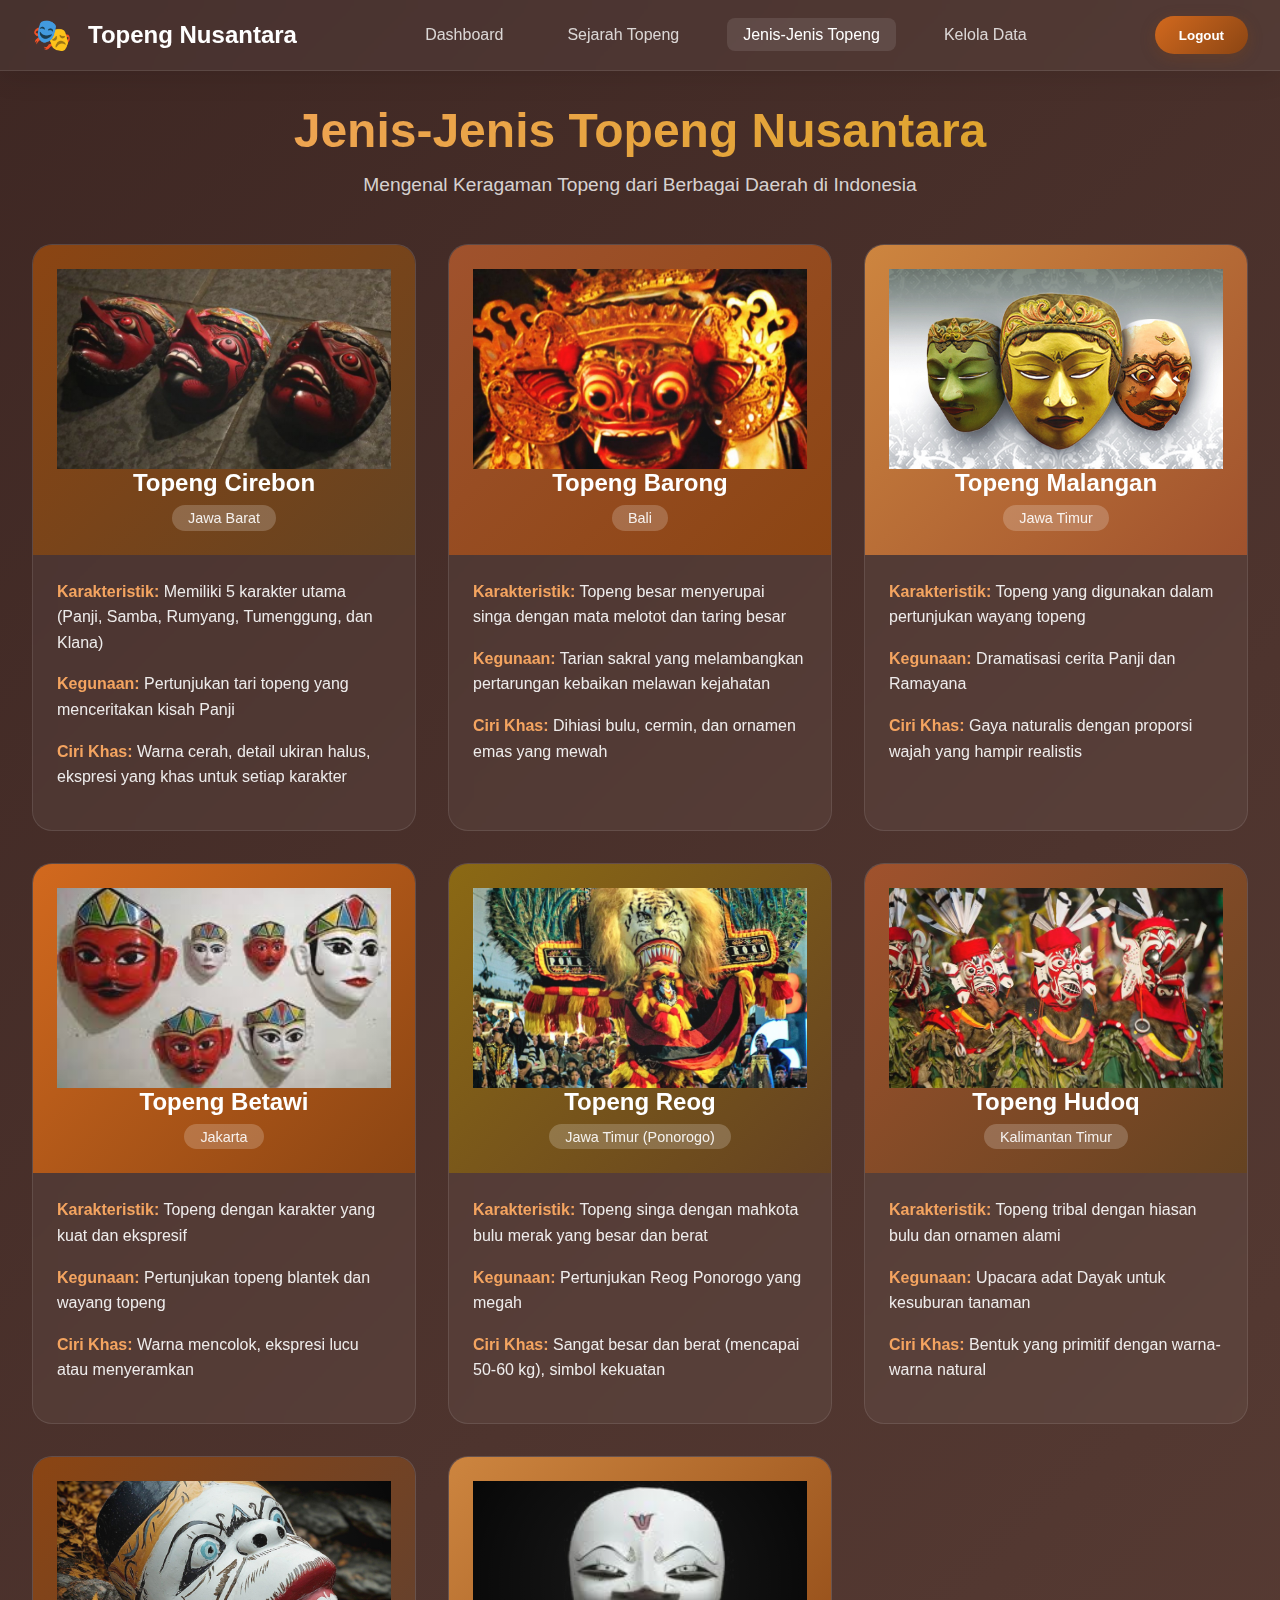
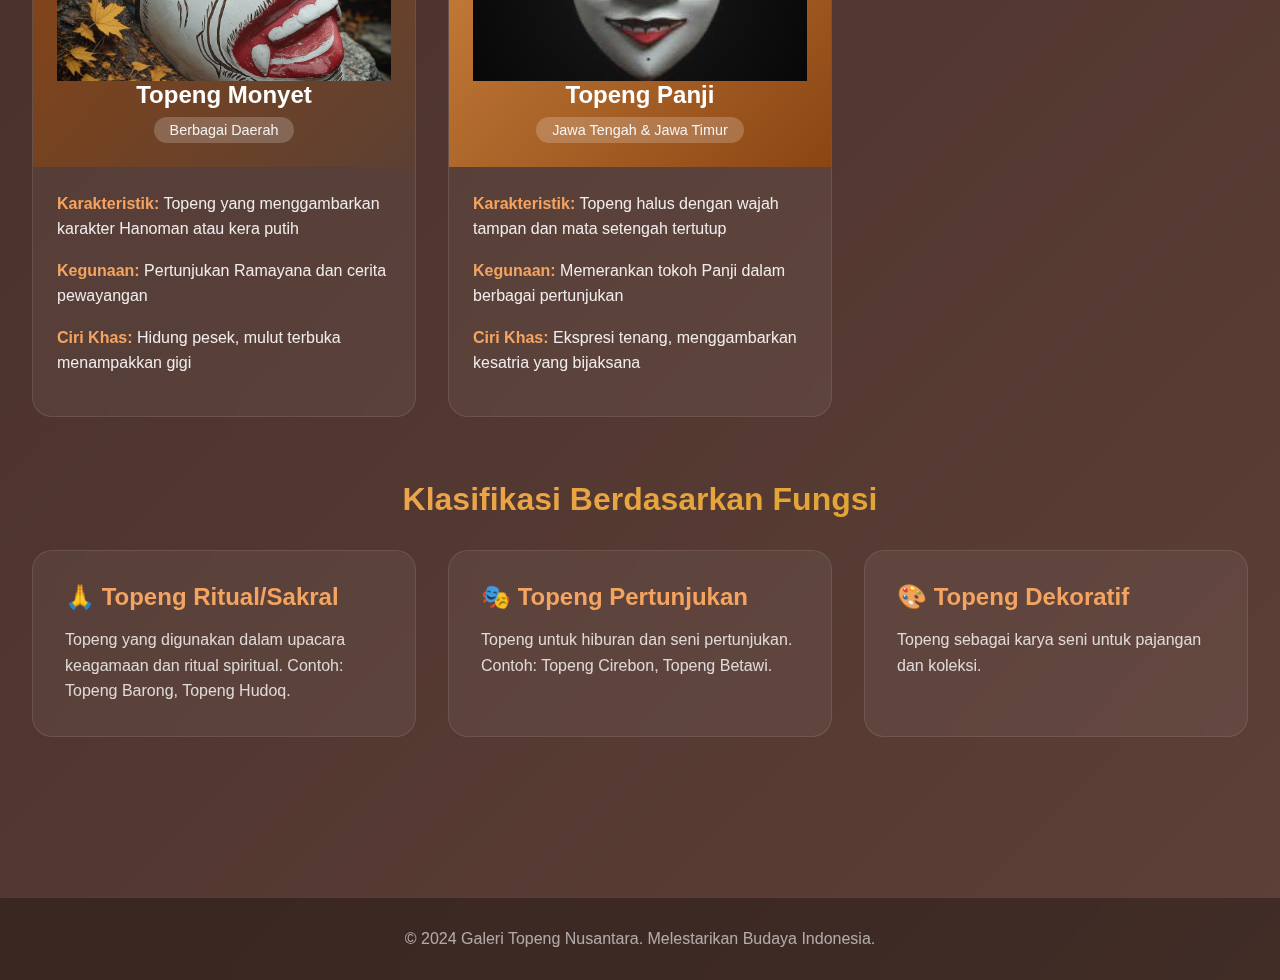
<file: jenis.html>
<!DOCTYPE html>
<html lang="id">
<head>
    <meta charset="UTF-8">
    <meta name="viewport" content="width=device-width, initial-scale=1.0">
    <title>Jenis-Jenis Topeng - Galeri Topeng Nusantara</title>
    <style>
        * {
            margin: 0;
            padding: 0;
            box-sizing: border-box;
        }

        body {
            font-family: 'Segoe UI', Tahoma, Geneva, Verdana, sans-serif;
            background: linear-gradient(135deg, #3e2723 0%, #4e342e 50%, #5d4037 100%);
            min-height: 100vh;
            color: #fff;
            overflow-x: hidden;
        }

        /* Navbar */
        .navbar {
            background: rgba(255, 255, 255, 0.05);
            backdrop-filter: blur(10px);
            border-bottom: 1px solid rgba(255, 255, 255, 0.1);
            padding: 1rem 2rem;
            position: sticky;
            top: 0;
            z-index: 100;
            box-shadow: 0 4px 30px rgba(0, 0, 0, 0.1);
            animation: slideDown 0.5s ease;
        }

        @keyframes slideDown {
            from { transform: translateY(-100%); opacity: 0; }
            to { transform: translateY(0); opacity: 1; }
        }

        .nav-container {
            max-width: 1400px;
            margin: 0 auto;
            display: flex;
            justify-content: space-between;
            align-items: center;
        }

        .nav-brand {
            display: flex;
            align-items: center;
            gap: 1rem;
            font-size: 1.5rem;
            font-weight: bold;
            color: #fff;
        }

        .logo {
            font-size: 2rem;
            animation: rotate 10s linear infinite;
        }

        @keyframes rotate {
            from { transform: rotate(0deg); }
            to { transform: rotate(360deg); }
        }

        .nav-menu {
            display: flex;
            list-style: none;
            gap: 2rem;
        }

        .nav-menu a {
            color: rgba(255, 255, 255, 0.8);
            text-decoration: none;
            padding: 0.5rem 1rem;
            border-radius: 8px;
            transition: all 0.3s ease;
        }

        .nav-menu a:hover, .nav-menu a.active {
            color: #fff;
            background: rgba(255, 255, 255, 0.1);
        }

        .btn-logout {
            background: linear-gradient(135deg, #d2691e 0%, #8b4513 100%);
            color: white;
            border: none;
            padding: 0.7rem 1.5rem;
            border-radius: 25px;
            cursor: pointer;
            font-weight: 600;
            transition: all 0.3s ease;
            box-shadow: 0 4px 15px rgba(139, 69, 19, 0.3);
        }

        .btn-logout:hover {
            transform: translateY(-2px) scale(1.05);
            box-shadow: 0 6px 20px rgba(139, 69, 19, 0.4);
        }

        /* Main Content */
        .main-content {
            max-width: 1400px;
            margin: 0 auto;
            padding: 2rem;
        }

        /* Page Header */
        .page-header {
            text-align: center;
            margin-bottom: 3rem;
            animation: fadeIn 0.8s ease;
        }

        @keyframes fadeIn {
            from { opacity: 0; transform: translateY(-20px); }
            to { opacity: 1; transform: translateY(0); }
        }

        .page-header h1 {
            font-size: 3rem;
            background: linear-gradient(135deg, #f4a460 0%, #daa520 100%);
            -webkit-background-clip: text;
            -webkit-text-fill-color: transparent;
            background-clip: text;
            margin-bottom: 1rem;
        }

        .subtitle {
            font-size: 1.2rem;
            color: rgba(255, 255, 255, 0.8);
        }

        /* Content Section */
        .content-section {
            margin-bottom: 4rem;
        }

        .content-section h2 {
            font-size: 2rem;
            text-align: center;
            margin-bottom: 2rem;
            background: linear-gradient(135deg, #f4a460 0%, #daa520 100%);
            -webkit-background-clip: text;
            -webkit-text-fill-color: transparent;
            background-clip: text;
        }

        /* Jenis Grid */
        .jenis-grid {
            display: grid;
            grid-template-columns: repeat(auto-fill, minmax(320px, 1fr));
            gap: 2rem;
        }

        .jenis-card {
            background: rgba(255, 255, 255, 0.05);
            backdrop-filter: blur(10px);
            border: 1px solid rgba(255, 255, 255, 0.1);
            border-radius: 20px;
            overflow: hidden;
            transition: all 0.3s ease;
            animation: fadeInUp 0.6s ease;
        }

        @keyframes fadeInUp {
            from { opacity: 0; transform: translateY(30px); }
            to { opacity: 1; transform: translateY(0); }
        }

        .jenis-card:hover {
            transform: translateY(-10px) scale(1.02);
            box-shadow: 0 20px 40px rgba(0, 0, 0, 0.4);
            border-color: rgba(255, 255, 255, 0.3);
        }

        /* Image Container */
        .jenis-image {
            width: 100%;
            height: 200px;
            display: flex;
            align-items: center;
            justify-content: center;
            position: relative;
            overflow: hidden;
        }

        .jenis-image::before {
            content: '';
            position: absolute;
            top: -50%;
            left: -50%;
            width: 200%;
            height: 200%;
            background: radial-gradient(circle, rgba(255, 255, 255, 0.1) 0%, transparent 70%);
            animation: pulse 3s ease-in-out infinite;
        }

        @keyframes pulse {
            0%, 100% { transform: scale(1); opacity: 0.5; }
            50% { transform: scale(1.1); opacity: 0.8; }
        }

        .mask-icon {
            font-size: 6rem;
            position: relative;
            z-index: 1;
            animation: float 3s ease-in-out infinite;
        }

        @keyframes float {
            0%, 100% { transform: translateY(0); }
            50% { transform: translateY(-15px); }
        }

        /* Untuk gambar asli - uncomment jika sudah ada gambar */
        .jenis-image img {
            width: 100%;
            height: 100%;
            object-fit: cover;
            transition: transform 0.3s ease;
        }

        .jenis-card:hover .jenis-image img {
            transform: scale(1.1);
        }

        /* Card Header */
        .jenis-header {
            padding: 1.5rem;
            text-align: center;
        }

        .jenis-header h3 {
            font-size: 1.5rem;
            color: #fff;
            margin-bottom: 0.5rem;
        }

        .region {
            display: inline-block;
            background: rgba(255, 255, 255, 0.2);
            padding: 0.3rem 1rem;
            border-radius: 15px;
            font-size: 0.9rem;
            color: rgba(255, 255, 255, 0.9);
        }

        /* Card Body */
        .jenis-body {
            padding: 1.5rem;
            color: rgba(255, 255, 255, 0.9);
        }

        .jenis-body p {
            margin-bottom: 1rem;
            line-height: 1.6;
        }

        .jenis-body strong {
            color: #f4a460;
        }

        /* Klasifikasi Grid */
        .klasifikasi-grid {
            display: grid;
            grid-template-columns: repeat(auto-fit, minmax(300px, 1fr));
            gap: 2rem;
        }

        .klasifikasi-card {
            background: rgba(255, 255, 255, 0.05);
            backdrop-filter: blur(10px);
            border: 1px solid rgba(255, 255, 255, 0.1);
            border-radius: 20px;
            padding: 2rem;
            transition: all 0.3s ease;
            animation: fadeIn 0.8s ease;
        }

        .klasifikasi-card:hover {
            transform: translateY(-10px);
            box-shadow: 0 20px 40px rgba(0, 0, 0, 0.3);
            background: rgba(255, 255, 255, 0.08);
        }

        .klasifikasi-card h3 {
            font-size: 1.5rem;
            margin-bottom: 1rem;
            color: #f4a460;
        }

        .klasifikasi-card p {
            color: rgba(255, 255, 255, 0.8);
            line-height: 1.6;
        }

        /* Footer */
        .footer {
            background: rgba(0, 0, 0, 0.3);
            backdrop-filter: blur(10px);
            text-align: center;
            padding: 2rem;
            margin-top: 4rem;
            border-top: 1px solid rgba(255, 255, 255, 0.1);
        }

        .footer p {
            color: rgba(255, 255, 255, 0.6);
        }

        /* Responsive */
        @media (max-width: 768px) {
            .nav-menu {
                display: none;
            }

            .page-header h1 {
                font-size: 2rem;
            }

            .jenis-grid {
                grid-template-columns: 1fr;
            }

            .mask-icon {
                font-size: 5rem;
            }
        }
    </style>
</head>
<body>
    <nav class="navbar">
        <div class="nav-container">
            <div class="nav-brand">
                <span class="logo">🎭</span>
                <span class="brand-text">Topeng Nusantara</span>
            </div>
            <ul class="nav-menu">
                <li><a href="dashboard.html">Dashboard</a></li>
                <li><a href="sejarah.html">Sejarah Topeng</a></li>
                <li><a href="jenis.html" class="active">Jenis-Jenis Topeng</a></li>
                <li><a href="crud.html">Kelola Data</a></li>
            </ul>
            <button class="btn-logout" onclick="logout()">Logout</button>
        </div>
    </nav>

    <div class="main-content">
        <div class="page-header">
            <h1>Jenis-Jenis Topeng Nusantara</h1>
            <p class="subtitle">Mengenal Keragaman Topeng dari Berbagai Daerah di Indonesia</p>
        </div>

        <div class="content-section">
            <div class="jenis-grid">
                <!-- Topeng Cirebon -->
                <div class="jenis-card">
                    <div class="jenis-header" style="background: linear-gradient(135deg, #8B4513 0%, #654321 100%);">
                        <div class="jenis-image">
                            <img src="images/topeng-cirebon.jpg" alt="Topeng Cirebon">
                        </div>
                        <h3>Topeng Cirebon</h3>
                        <span class="region">Jawa Barat</span>
                    </div>
                    <div class="jenis-body">
                        <p><strong>Karakteristik:</strong> Memiliki 5 karakter utama (Panji, Samba, Rumyang, Tumenggung, dan Klana)</p>
                        <p><strong>Kegunaan:</strong> Pertunjukan tari topeng yang menceritakan kisah Panji</p>
                        <p><strong>Ciri Khas:</strong> Warna cerah, detail ukiran halus, ekspresi yang khas untuk setiap karakter</p>
                    </div>
                </div>

                <!-- Topeng Barong -->
                <div class="jenis-card">
                    <div class="jenis-header" style="background: linear-gradient(135deg, #A0522D 0%, #8B4513 100%);">
                        <div class="jenis-image">
                            <img src="images/topeng-barong.jpg" alt="Topeng Barong">
                        </div>
                        <h3>Topeng Barong</h3>
                        <span class="region">Bali</span>
                    </div>
                    <div class="jenis-body">
                        <p><strong>Karakteristik:</strong> Topeng besar menyerupai singa dengan mata melotot dan taring besar</p>
                        <p><strong>Kegunaan:</strong> Tarian sakral yang melambangkan pertarungan kebaikan melawan kejahatan</p>
                        <p><strong>Ciri Khas:</strong> Dihiasi bulu, cermin, dan ornamen emas yang mewah</p>
                    </div>
                </div>

                <!-- Topeng Malangan -->
                <div class="jenis-card">
                    <div class="jenis-header" style="background: linear-gradient(135deg, #CD853F 0%, #A0522D 100%);">
                        <div class="jenis-image">
                            <img src="images/topeng-malangan.jpg" alt="Topeng Malangan">
                        </div>
                        <h3>Topeng Malangan</h3>
                        <span class="region">Jawa Timur</span>
                    </div>
                    <div class="jenis-body">
                        <p><strong>Karakteristik:</strong> Topeng yang digunakan dalam pertunjukan wayang topeng</p>
                        <p><strong>Kegunaan:</strong> Dramatisasi cerita Panji dan Ramayana</p>
                        <p><strong>Ciri Khas:</strong> Gaya naturalis dengan proporsi wajah yang hampir realistis</p>
                    </div>
                </div>

                <!-- Topeng Betawi -->
                <div class="jenis-card">
                    <div class="jenis-header" style="background: linear-gradient(135deg, #D2691E 0%, #8B4513 100%);">
                        <div class="jenis-image">
                            <img src="images/topeng-betawi.jpg" alt="Topeng Betawi">
                        </div>
                        <h3>Topeng Betawi</h3>
                        <span class="region">Jakarta</span>
                    </div>
                    <div class="jenis-body">
                        <p><strong>Karakteristik:</strong> Topeng dengan karakter yang kuat dan ekspresif</p>
                        <p><strong>Kegunaan:</strong> Pertunjukan topeng blantek dan wayang topeng</p>
                        <p><strong>Ciri Khas:</strong> Warna mencolok, ekspresi lucu atau menyeramkan</p>
                    </div>
                </div>

                <!-- Topeng Reog -->
                <div class="jenis-card">
                    <div class="jenis-header" style="background: linear-gradient(135deg, #8B6914 0%, #654321 100%);">
                        <div class="jenis-image">
                            <img src="images/topeng-reog.jpg" alt="Topeng Reog">
                        </div>
                        <h3>Topeng Reog</h3>
                        <span class="region">Jawa Timur (Ponorogo)</span>
                    </div>
                    <div class="jenis-body">
                        <p><strong>Karakteristik:</strong> Topeng singa dengan mahkota bulu merak yang besar dan berat</p>
                        <p><strong>Kegunaan:</strong> Pertunjukan Reog Ponorogo yang megah</p>
                        <p><strong>Ciri Khas:</strong> Sangat besar dan berat (mencapai 50-60 kg), simbol kekuatan</p>
                    </div>
                </div>

                <!-- Topeng Hudoq -->
                <div class="jenis-card">
                    <div class="jenis-header" style="background: linear-gradient(135deg, #A0522D 0%, #654321 100%);">
                        <div class="jenis-image">
                            <img src="images/topeng-hudoq.jpg" alt="Topeng Hudoq">
                        </div>
                        <h3>Topeng Hudoq</h3>
                        <span class="region">Kalimantan Timur</span>
                    </div>
                    <div class="jenis-body">
                        <p><strong>Karakteristik:</strong> Topeng tribal dengan hiasan bulu dan ornamen alami</p>
                        <p><strong>Kegunaan:</strong> Upacara adat Dayak untuk kesuburan tanaman</p>
                        <p><strong>Ciri Khas:</strong> Bentuk yang primitif dengan warna-warna natural</p>
                    </div>
                </div>

                <!-- Topeng Monyet -->
                <div class="jenis-card">
                    <div class="jenis-header" style="background: linear-gradient(135deg, #8B4513 0%, #5C4033 100%);">
                        <div class="jenis-image">
                            <img src="images/topeng-monyet.jpg" alt="Topeng Monyet">
                        </div>
                        <h3>Topeng Monyet</h3>
                        <span class="region">Berbagai Daerah</span>
                    </div>
                    <div class="jenis-body">
                        <p><strong>Karakteristik:</strong> Topeng yang menggambarkan karakter Hanoman atau kera putih</p>
                        <p><strong>Kegunaan:</strong> Pertunjukan Ramayana dan cerita pewayangan</p>
                        <p><strong>Ciri Khas:</strong> Hidung pesek, mulut terbuka menampakkan gigi</p>
                    </div>
                </div>

                <!-- Topeng Panji -->
                <div class="jenis-card">
                    <div class="jenis-header" style="background: linear-gradient(135deg, #CD853F 0%, #8B4513 100%);">
                        <div class="jenis-image">
                            <img src="images/topeng-panji.jpg" alt="Topeng Panji">
                        </div>
                        <h3>Topeng Panji</h3>
                        <span class="region">Jawa Tengah & Jawa Timur</span>
                    </div>
                    <div class="jenis-body">
                        <p><strong>Karakteristik:</strong> Topeng halus dengan wajah tampan dan mata setengah tertutup</p>
                        <p><strong>Kegunaan:</strong> Memerankan tokoh Panji dalam berbagai pertunjukan</p>
                        <p><strong>Ciri Khas:</strong> Ekspresi tenang, menggambarkan kesatria yang bijaksana</p>
                    </div>
                </div>
            </div>
        </div>

        <div class="content-section">
            <h2>Klasifikasi Berdasarkan Fungsi</h2>
            <div class="klasifikasi-grid">
                <div class="klasifikasi-card">
                    <h3>🙏 Topeng Ritual/Sakral</h3>
                    <p>Topeng yang digunakan dalam upacara keagamaan dan ritual spiritual. Contoh: Topeng Barong, Topeng Hudoq.</p>
                </div>
                <div class="klasifikasi-card">
                    <h3>🎭 Topeng Pertunjukan</h3>
                    <p>Topeng untuk hiburan dan seni pertunjukan. Contoh: Topeng Cirebon, Topeng Betawi.</p>
                </div>
                <div class="klasifikasi-card">
                    <h3>🎨 Topeng Dekoratif</h3>
                    <p>Topeng sebagai karya seni untuk pajangan dan koleksi.</p>
                </div>
            </div>
        </div>
    </div>

    <footer class="footer">
        <p>&copy; 2024 Galeri Topeng Nusantara. Melestarikan Budaya Indonesia.</p>
    </footer>

    <script>
        function logout() {
            if (confirm('Apakah Anda yakin ingin logout?')) {
                window.location.href = 'index.html';
            }
        }

        // Stagger animation for cards
        document.addEventListener('DOMContentLoaded', function() {
            const cards = document.querySelectorAll('.jenis-card');
            cards.forEach((card, index) => {
                card.style.animationDelay = `${index * 0.1}s`;
            });
        });
    </script>
</body>
</html>
</file>
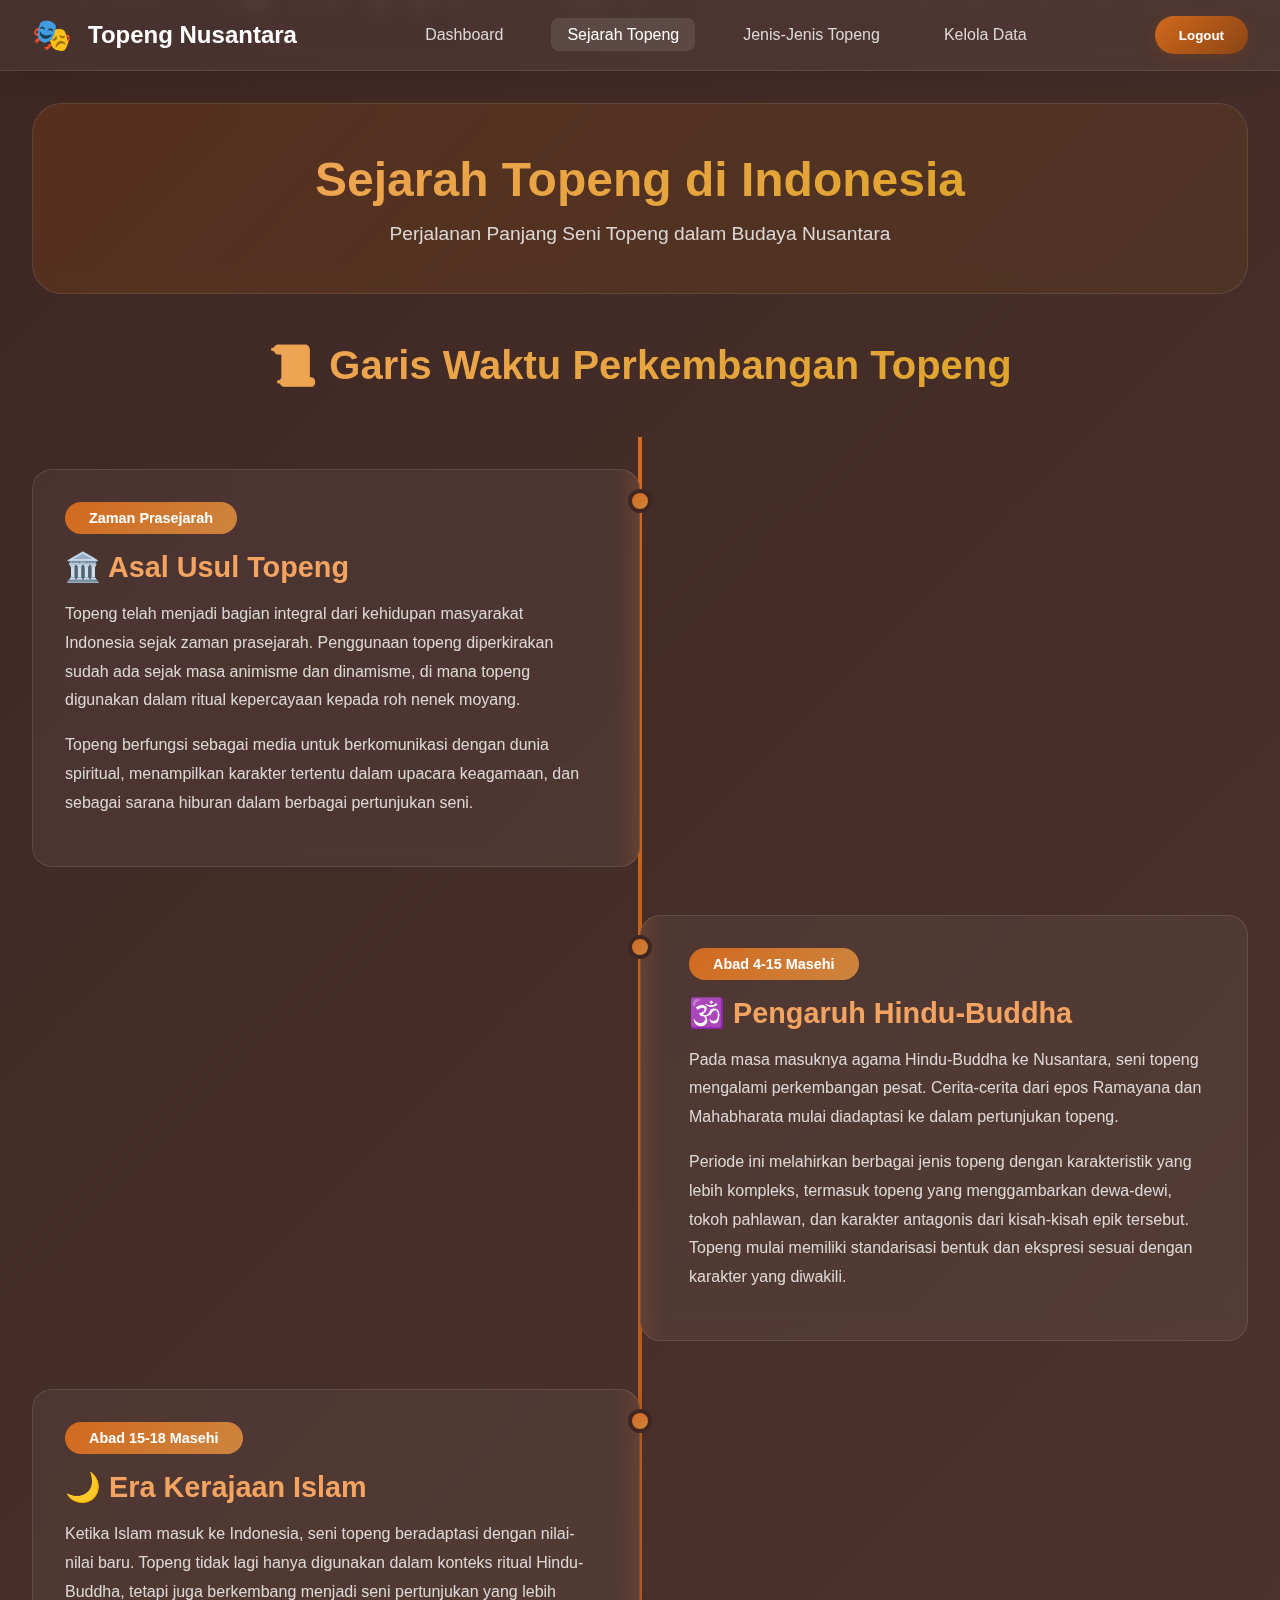
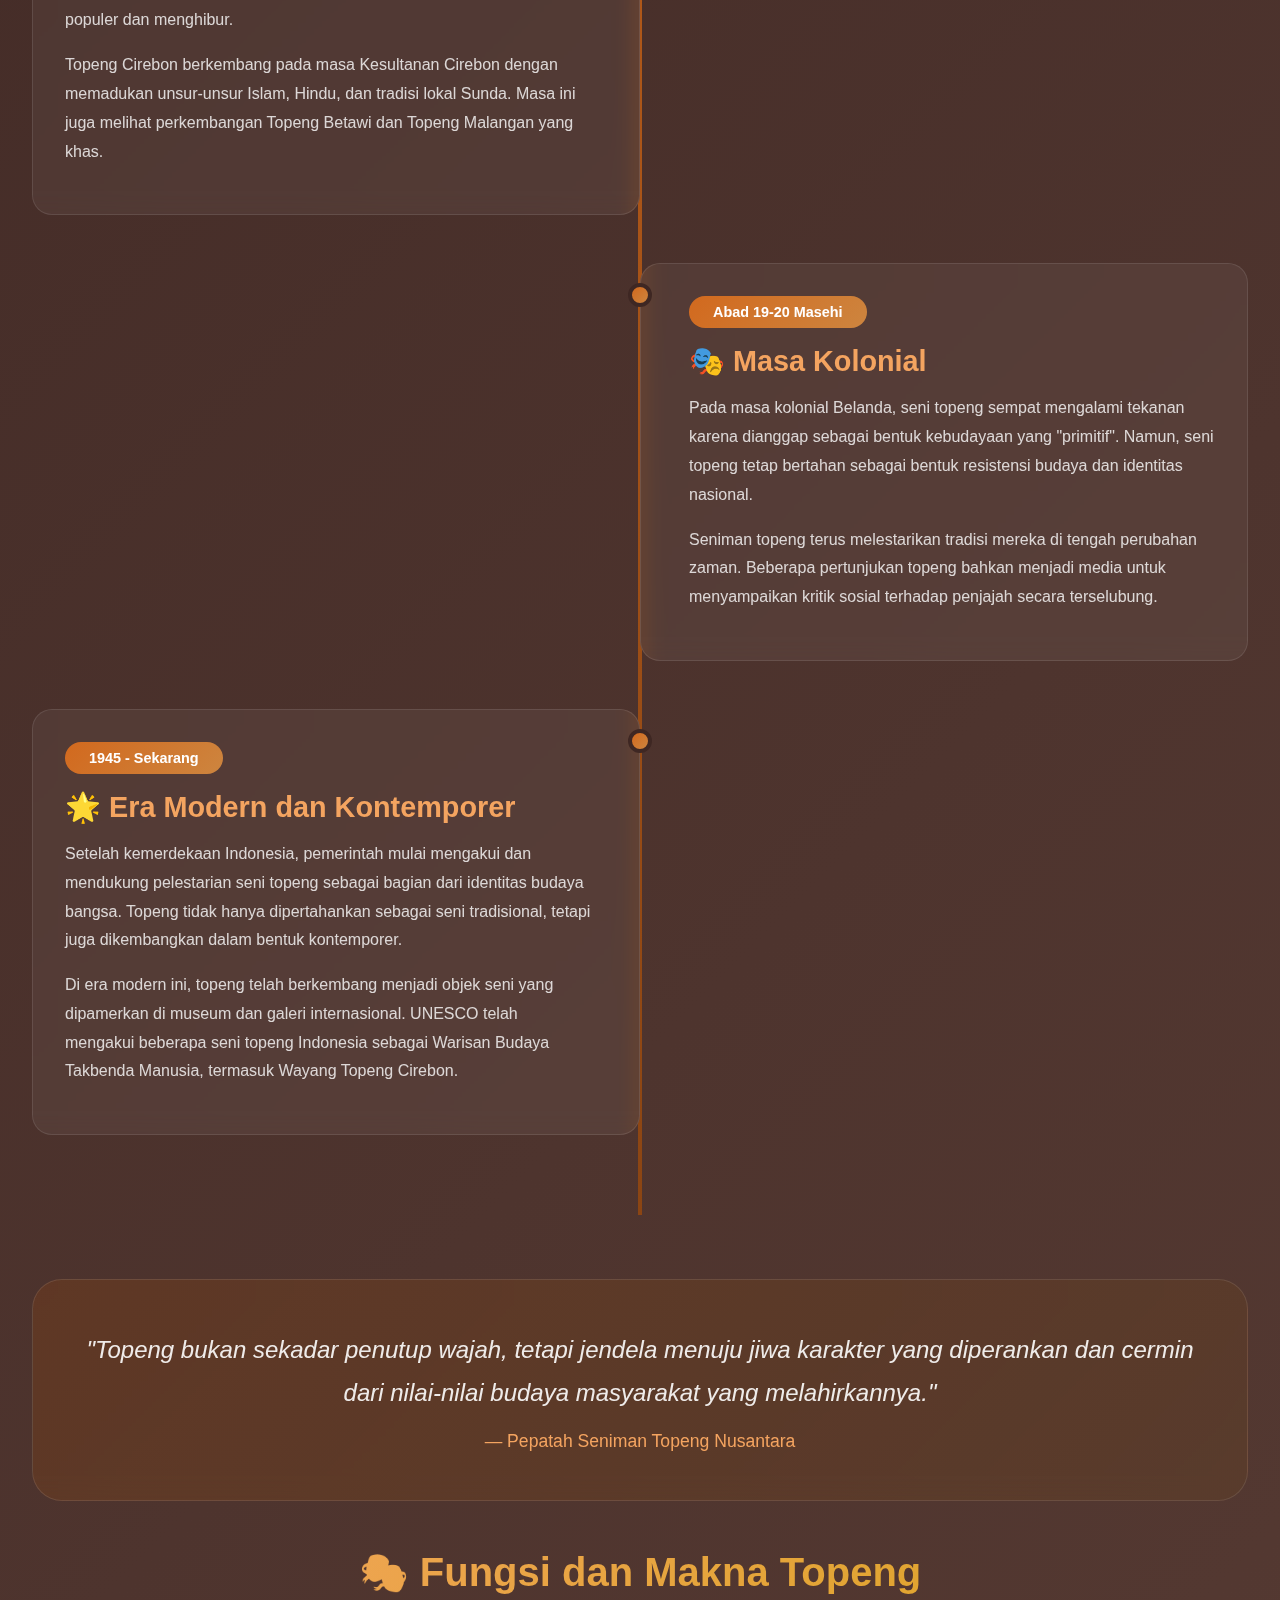
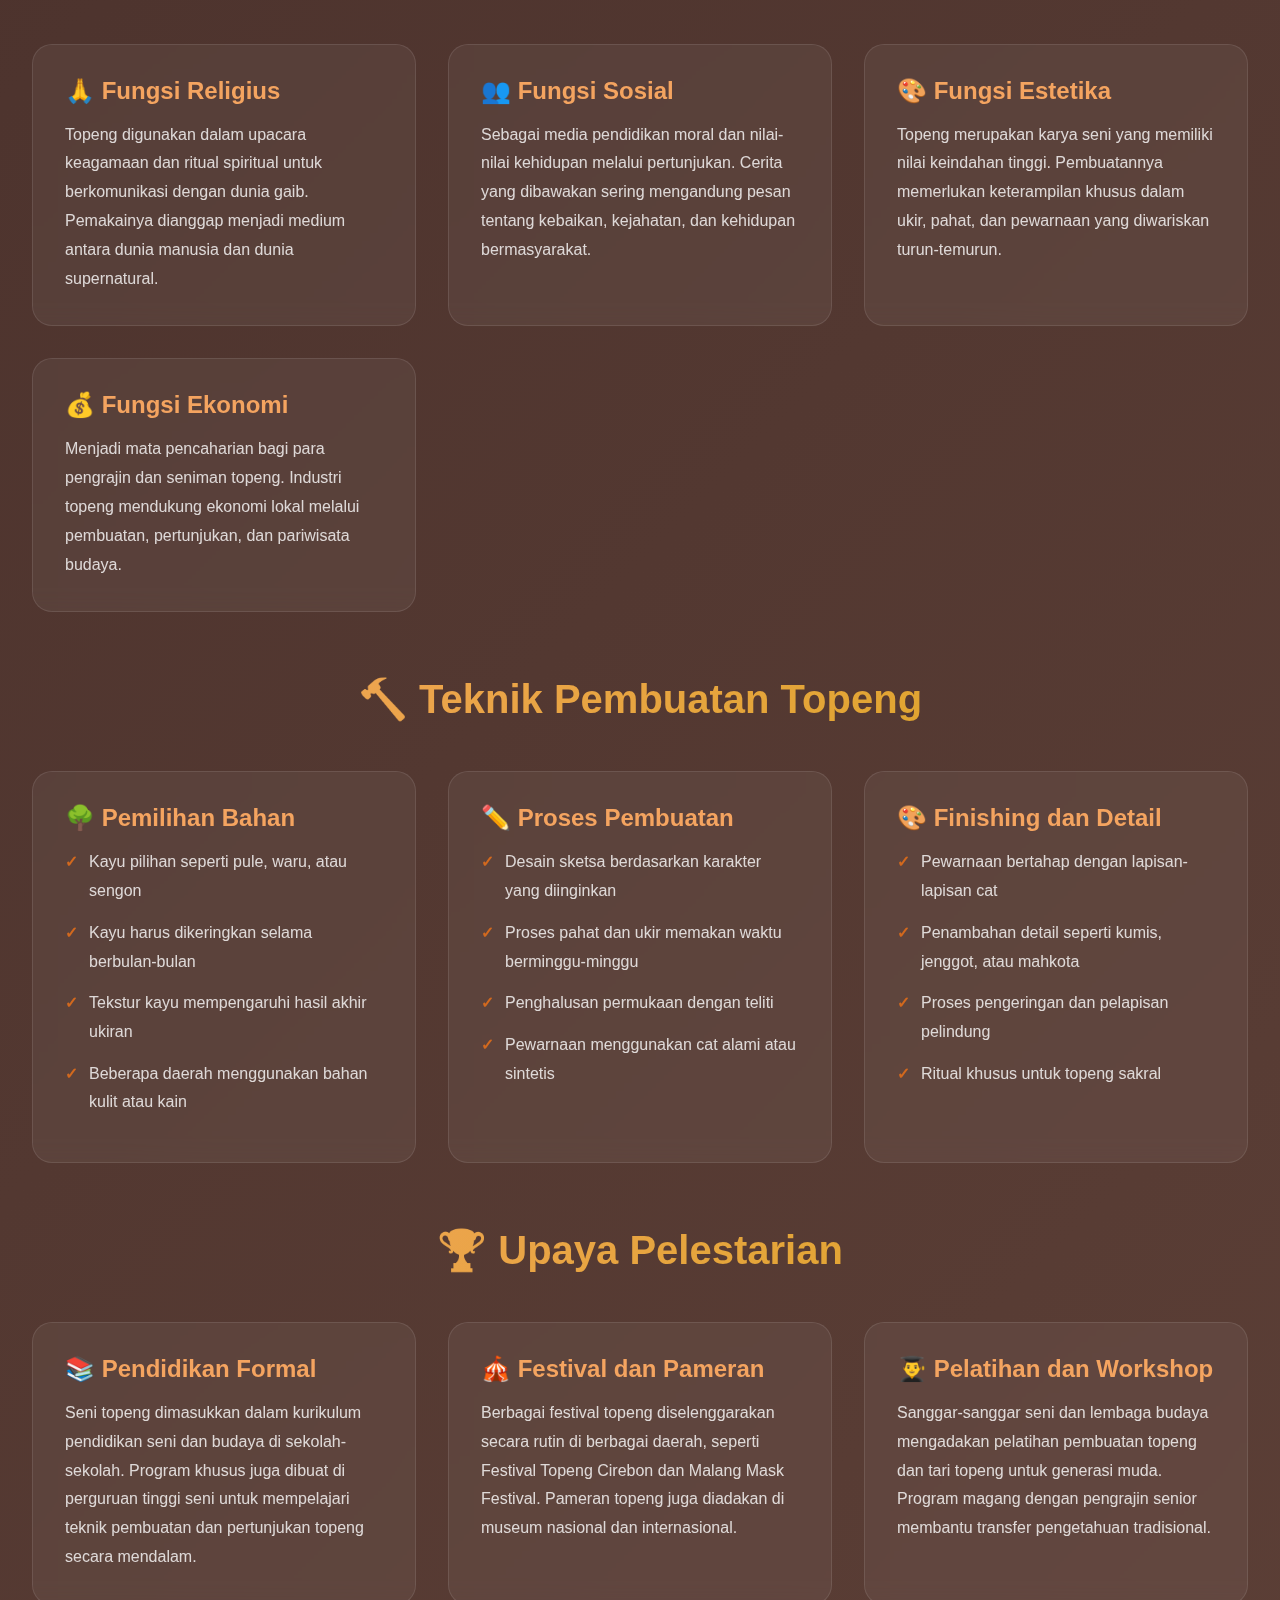
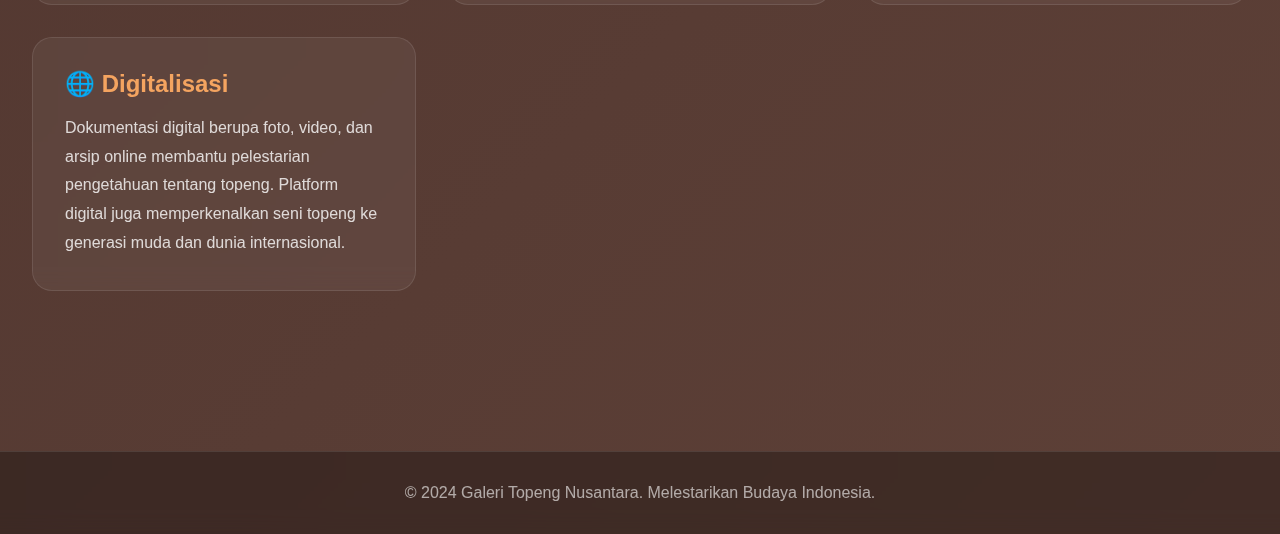
<file: sejarah.html>
<!DOCTYPE html>
<html lang="id">
<head>
    <meta charset="UTF-8">
    <meta name="viewport" content="width=device-width, initial-scale=1.0">
    <title>Sejarah Topeng - Galeri Topeng Nusantara</title>
    <style>
        * {
            margin: 0;
            padding: 0;
            box-sizing: border-box;
        }

        body {
            font-family: 'Segoe UI', Tahoma, Geneva, Verdana, sans-serif;
            background: linear-gradient(135deg, #3e2723 0%, #4e342e 50%, #5d4037 100%);
            min-height: 100vh;
            color: #fff;
            overflow-x: hidden;
        }

        /* Animated Background Particles */
        .particles {
            position: fixed;
            top: 0;
            left: 0;
            width: 100%;
            height: 100%;
            pointer-events: none;
            z-index: 0;
        }

        .particle {
            position: absolute;
            width: 4px;
            height: 4px;
            background: rgba(255, 255, 255, 0.3);
            border-radius: 50%;
            animation: float 15s infinite ease-in-out;
        }

        @keyframes float {
            0%, 100% { transform: translateY(0) translateX(0); opacity: 0; }
            10% { opacity: 1; }
            90% { opacity: 1; }
            100% { transform: translateY(-100vh) translateX(100px); opacity: 0; }
        }

        /* Navbar */
        .navbar {
            background: rgba(255, 255, 255, 0.05);
            backdrop-filter: blur(10px);
            border-bottom: 1px solid rgba(255, 255, 255, 0.1);
            padding: 1rem 2rem;
            position: sticky;
            top: 0;
            z-index: 100;
            box-shadow: 0 4px 30px rgba(0, 0, 0, 0.1);
            animation: slideDown 0.5s ease;
        }

        @keyframes slideDown {
            from { transform: translateY(-100%); opacity: 0; }
            to { transform: translateY(0); opacity: 1; }
        }

        .nav-container {
            max-width: 1400px;
            margin: 0 auto;
            display: flex;
            justify-content: space-between;
            align-items: center;
        }

        .nav-brand {
            display: flex;
            align-items: center;
            gap: 1rem;
            font-size: 1.5rem;
            font-weight: bold;
            color: #fff;
        }

        .logo {
            font-size: 2rem;
            animation: rotate 10s linear infinite;
        }

        @keyframes rotate {
            from { transform: rotate(0deg); }
            to { transform: rotate(360deg); }
        }

        .nav-menu {
            display: flex;
            list-style: none;
            gap: 2rem;
        }

        .nav-menu a {
            color: rgba(255, 255, 255, 0.8);
            text-decoration: none;
            padding: 0.5rem 1rem;
            border-radius: 8px;
            transition: all 0.3s ease;
        }

        .nav-menu a:hover, .nav-menu a.active {
            color: #fff;
            background: rgba(255, 255, 255, 0.1);
        }

        .btn-logout {
            background: linear-gradient(135deg, #d2691e 0%, #8b4513 100%);
            color: white;
            border: none;
            padding: 0.7rem 1.5rem;
            border-radius: 25px;
            cursor: pointer;
            font-weight: 600;
            transition: all 0.3s ease;
            box-shadow: 0 4px 15px rgba(139, 69, 19, 0.3);
        }

        .btn-logout:hover {
            transform: translateY(-2px) scale(1.05);
            box-shadow: 0 6px 20px rgba(139, 69, 19, 0.4);
        }

        /* Main Content */
        .main-content {
            max-width: 1400px;
            margin: 0 auto;
            padding: 2rem;
            position: relative;
            z-index: 1;
        }

        /* Page Header */
        .page-header {
            text-align: center;
            margin-bottom: 3rem;
            animation: fadeIn 0.8s ease;
            background: linear-gradient(135deg, rgba(139, 69, 19, 0.3) 0%, rgba(101, 67, 33, 0.3) 100%);
            backdrop-filter: blur(10px);
            border-radius: 30px;
            padding: 3rem 2rem;
            border: 1px solid rgba(255, 255, 255, 0.1);
        }

        @keyframes fadeIn {
            from { opacity: 0; transform: translateY(-20px); }
            to { opacity: 1; transform: translateY(0); }
        }

        .page-header h1 {
            font-size: 3rem;
            background: linear-gradient(135deg, #f4a460 0%, #daa520 100%);
            -webkit-background-clip: text;
            -webkit-text-fill-color: transparent;
            background-clip: text;
            margin-bottom: 1rem;
        }

        .subtitle {
            font-size: 1.2rem;
            color: rgba(255, 255, 255, 0.8);
        }

        /* Timeline Container */
        .timeline-section {
            margin-bottom: 4rem;
        }

        .timeline-section h2 {
            font-size: 2.5rem;
            text-align: center;
            margin-bottom: 3rem;
            background: linear-gradient(135deg, #f4a460 0%, #daa520 100%);
            -webkit-background-clip: text;
            -webkit-text-fill-color: transparent;
            background-clip: text;
        }

        /* Timeline */
        .timeline {
            position: relative;
            padding: 2rem 0;
        }

        .timeline::before {
            content: '';
            position: absolute;
            left: 50%;
            top: 0;
            bottom: 0;
            width: 4px;
            background: linear-gradient(180deg, #d2691e 0%, #8b4513 100%);
            transform: translateX(-50%);
        }

        .timeline-item {
            position: relative;
            margin-bottom: 3rem;
            animation: fadeInUp 0.8s ease;
        }

        @keyframes fadeInUp {
            from { opacity: 0; transform: translateY(30px); }
            to { opacity: 1; transform: translateY(0); }
        }

        .timeline-item:nth-child(odd) .timeline-content {
            margin-left: 0;
            margin-right: 50%;
            padding-right: 3rem;
        }

        .timeline-item:nth-child(even) .timeline-content {
            margin-left: 50%;
            padding-left: 3rem;
        }

        .timeline-dot {
            position: absolute;
            left: 50%;
            top: 20px;
            width: 24px;
            height: 24px;
            background: linear-gradient(135deg, #d2691e 0%, #cd853f 100%);
            border: 4px solid #3e2723;
            border-radius: 50%;
            transform: translateX(-50%);
            z-index: 1;
            animation: pulse 2s ease-in-out infinite;
        }

        @keyframes pulse {
            0%, 100% { box-shadow: 0 0 0 0 rgba(210, 105, 30, 0.7); }
            50% { box-shadow: 0 0 0 10px rgba(210, 105, 30, 0); }
        }

        .timeline-content {
            background: rgba(255, 255, 255, 0.05);
            backdrop-filter: blur(10px);
            border: 1px solid rgba(255, 255, 255, 0.1);
            border-radius: 20px;
            padding: 2rem;
            transition: all 0.3s ease;
        }

        .timeline-content:hover {
            transform: translateY(-5px);
            box-shadow: 0 15px 40px rgba(0, 0, 0, 0.3);
            background: rgba(255, 255, 255, 0.08);
        }

        .timeline-era {
            display: inline-block;
            background: linear-gradient(135deg, #d2691e 0%, #cd853f 100%);
            color: white;
            padding: 0.5rem 1.5rem;
            border-radius: 20px;
            font-weight: bold;
            font-size: 0.9rem;
            margin-bottom: 1rem;
        }

        .timeline-content h3 {
            font-size: 1.8rem;
            color: #f4a460;
            margin-bottom: 1rem;
        }

        .timeline-content p {
            color: rgba(255, 255, 255, 0.8);
            line-height: 1.8;
            margin-bottom: 1rem;
        }

        /* Info Cards */
        .info-section {
            margin-bottom: 4rem;
        }

        .info-section h2 {
            font-size: 2.5rem;
            text-align: center;
            margin-bottom: 3rem;
            background: linear-gradient(135deg, #f4a460 0%, #daa520 100%);
            -webkit-background-clip: text;
            -webkit-text-fill-color: transparent;
            background-clip: text;
        }

        .info-grid {
            display: grid;
            grid-template-columns: repeat(auto-fit, minmax(300px, 1fr));
            gap: 2rem;
        }

        .info-card {
            background: rgba(255, 255, 255, 0.05);
            backdrop-filter: blur(10px);
            border: 1px solid rgba(255, 255, 255, 0.1);
            border-radius: 20px;
            padding: 2rem;
            transition: all 0.3s ease;
            animation: fadeIn 0.8s ease;
        }

        .info-card:hover {
            transform: translateY(-10px) scale(1.02);
            box-shadow: 0 20px 40px rgba(0, 0, 0, 0.3);
            background: rgba(255, 255, 255, 0.08);
        }

        .info-card h3 {
            font-size: 1.5rem;
            color: #f4a460;
            margin-bottom: 1rem;
            display: flex;
            align-items: center;
            gap: 0.5rem;
        }

        .info-card ul {
            list-style: none;
            padding-left: 0;
        }

        .info-card li {
            color: rgba(255, 255, 255, 0.8);
            line-height: 1.8;
            margin-bottom: 0.8rem;
            padding-left: 1.5rem;
            position: relative;
        }

        .info-card li::before {
            content: '✓';
            position: absolute;
            left: 0;
            color: #d2691e;
            font-weight: bold;
        }

        .info-card p {
            color: rgba(255, 255, 255, 0.8);
            line-height: 1.8;
        }

        /* Quote Section */
        .quote-section {
            background: linear-gradient(135deg, rgba(139, 69, 19, 0.3) 0%, rgba(101, 67, 33, 0.3) 100%);
            backdrop-filter: blur(10px);
            border-radius: 30px;
            padding: 3rem;
            text-align: center;
            border: 1px solid rgba(255, 255, 255, 0.1);
            margin: 3rem 0;
            animation: fadeIn 1s ease;
        }

        .quote-section blockquote {
            font-size: 1.5rem;
            font-style: italic;
            color: rgba(255, 255, 255, 0.9);
            line-height: 1.8;
            margin-bottom: 1rem;
        }

        .quote-section cite {
            color: #f4a460;
            font-size: 1.1rem;
            font-style: normal;
        }

        /* Footer */
        .footer {
            background: rgba(0, 0, 0, 0.3);
            backdrop-filter: blur(10px);
            text-align: center;
            padding: 2rem;
            margin-top: 4rem;
            border-top: 1px solid rgba(255, 255, 255, 0.1);
        }

        .footer p {
            color: rgba(255, 255, 255, 0.6);
        }

        /* Responsive */
        @media (max-width: 768px) {
            .nav-menu {
                display: none;
            }

            .page-header h1 {
                font-size: 2rem;
            }

            .timeline::before {
                left: 30px;
            }

            .timeline-dot {
                left: 30px;
            }

            .timeline-item:nth-child(odd) .timeline-content,
            .timeline-item:nth-child(even) .timeline-content {
                margin-left: 60px;
                margin-right: 0;
                padding-left: 1.5rem;
                padding-right: 1.5rem;
            }

            .info-grid {
                grid-template-columns: 1fr;
            }
        }
    </style>
</head>
<body>
    <!-- Animated Background -->
    <div class="particles" id="particles"></div>

    <nav class="navbar">
        <div class="nav-container">
            <div class="nav-brand">
                <span class="logo">🎭</span>
                <span class="brand-text">Topeng Nusantara</span>
            </div>
            <ul class="nav-menu">
                <li><a href="dashboard.html">Dashboard</a></li>
                <li><a href="sejarah.html" class="active">Sejarah Topeng</a></li>
                <li><a href="jenis.html">Jenis-Jenis Topeng</a></li>
                <li><a href="crud.html">Kelola Data</a></li>
            </ul>
            <button class="btn-logout" onclick="logout()">Logout</button>
        </div>
    </nav>

    <div class="main-content">
        <div class="page-header">
            <h1>Sejarah Topeng di Indonesia</h1>
            <p class="subtitle">Perjalanan Panjang Seni Topeng dalam Budaya Nusantara</p>
        </div>

        <!-- Timeline Section -->
        <div class="timeline-section">
            <h2>📜 Garis Waktu Perkembangan Topeng</h2>
            <div class="timeline">
                <div class="timeline-item">
                    <div class="timeline-dot"></div>
                    <div class="timeline-content">
                        <span class="timeline-era">Zaman Prasejarah</span>
                        <h3>🏛️ Asal Usul Topeng</h3>
                        <p>Topeng telah menjadi bagian integral dari kehidupan masyarakat Indonesia sejak zaman prasejarah. Penggunaan topeng diperkirakan sudah ada sejak masa animisme dan dinamisme, di mana topeng digunakan dalam ritual kepercayaan kepada roh nenek moyang.</p>
                        <p>Topeng berfungsi sebagai media untuk berkomunikasi dengan dunia spiritual, menampilkan karakter tertentu dalam upacara keagamaan, dan sebagai sarana hiburan dalam berbagai pertunjukan seni.</p>
                    </div>
                </div>

                <div class="timeline-item">
                    <div class="timeline-dot"></div>
                    <div class="timeline-content">
                        <span class="timeline-era">Abad 4-15 Masehi</span>
                        <h3>🕉️ Pengaruh Hindu-Buddha</h3>
                        <p>Pada masa masuknya agama Hindu-Buddha ke Nusantara, seni topeng mengalami perkembangan pesat. Cerita-cerita dari epos Ramayana dan Mahabharata mulai diadaptasi ke dalam pertunjukan topeng.</p>
                        <p>Periode ini melahirkan berbagai jenis topeng dengan karakteristik yang lebih kompleks, termasuk topeng yang menggambarkan dewa-dewi, tokoh pahlawan, dan karakter antagonis dari kisah-kisah epik tersebut. Topeng mulai memiliki standarisasi bentuk dan ekspresi sesuai dengan karakter yang diwakili.</p>
                    </div>
                </div>

                <div class="timeline-item">
                    <div class="timeline-dot"></div>
                    <div class="timeline-content">
                        <span class="timeline-era">Abad 15-18 Masehi</span>
                        <h3>🌙 Era Kerajaan Islam</h3>
                        <p>Ketika Islam masuk ke Indonesia, seni topeng beradaptasi dengan nilai-nilai baru. Topeng tidak lagi hanya digunakan dalam konteks ritual Hindu-Buddha, tetapi juga berkembang menjadi seni pertunjukan yang lebih populer dan menghibur.</p>
                        <p>Topeng Cirebon berkembang pada masa Kesultanan Cirebon dengan memadukan unsur-unsur Islam, Hindu, dan tradisi lokal Sunda. Masa ini juga melihat perkembangan Topeng Betawi dan Topeng Malangan yang khas.</p>
                    </div>
                </div>

                <div class="timeline-item">
                    <div class="timeline-dot"></div>
                    <div class="timeline-content">
                        <span class="timeline-era">Abad 19-20 Masehi</span>
                        <h3>🎭 Masa Kolonial</h3>
                        <p>Pada masa kolonial Belanda, seni topeng sempat mengalami tekanan karena dianggap sebagai bentuk kebudayaan yang "primitif". Namun, seni topeng tetap bertahan sebagai bentuk resistensi budaya dan identitas nasional.</p>
                        <p>Seniman topeng terus melestarikan tradisi mereka di tengah perubahan zaman. Beberapa pertunjukan topeng bahkan menjadi media untuk menyampaikan kritik sosial terhadap penjajah secara terselubung.</p>
                    </div>
                </div>

                <div class="timeline-item">
                    <div class="timeline-dot"></div>
                    <div class="timeline-content">
                        <span class="timeline-era">1945 - Sekarang</span>
                        <h3>🌟 Era Modern dan Kontemporer</h3>
                        <p>Setelah kemerdekaan Indonesia, pemerintah mulai mengakui dan mendukung pelestarian seni topeng sebagai bagian dari identitas budaya bangsa. Topeng tidak hanya dipertahankan sebagai seni tradisional, tetapi juga dikembangkan dalam bentuk kontemporer.</p>
                        <p>Di era modern ini, topeng telah berkembang menjadi objek seni yang dipamerkan di museum dan galeri internasional. UNESCO telah mengakui beberapa seni topeng Indonesia sebagai Warisan Budaya Takbenda Manusia, termasuk Wayang Topeng Cirebon.</p>
                    </div>
                </div>
            </div>
        </div>

        <!-- Quote Section -->
        <div class="quote-section">
            <blockquote>
                "Topeng bukan sekadar penutup wajah, tetapi jendela menuju jiwa karakter yang diperankan dan cermin dari nilai-nilai budaya masyarakat yang melahirkannya."
            </blockquote>
            <cite>— Pepatah Seniman Topeng Nusantara</cite>
        </div>

        <!-- Fungsi dan Makna Section -->
        <div class="info-section">
            <h2>🎭 Fungsi dan Makna Topeng</h2>
            <div class="info-grid">
                <div class="info-card">
                    <h3>🙏 Fungsi Religius</h3>
                    <p>Topeng digunakan dalam upacara keagamaan dan ritual spiritual untuk berkomunikasi dengan dunia gaib. Pemakainya dianggap menjadi medium antara dunia manusia dan dunia supernatural.</p>
                </div>
                <div class="info-card">
                    <h3>👥 Fungsi Sosial</h3>
                    <p>Sebagai media pendidikan moral dan nilai-nilai kehidupan melalui pertunjukan. Cerita yang dibawakan sering mengandung pesan tentang kebaikan, kejahatan, dan kehidupan bermasyarakat.</p>
                </div>
                <div class="info-card">
                    <h3>🎨 Fungsi Estetika</h3>
                    <p>Topeng merupakan karya seni yang memiliki nilai keindahan tinggi. Pembuatannya memerlukan keterampilan khusus dalam ukir, pahat, dan pewarnaan yang diwariskan turun-temurun.</p>
                </div>
                <div class="info-card">
                    <h3>💰 Fungsi Ekonomi</h3>
                    <p>Menjadi mata pencaharian bagi para pengrajin dan seniman topeng. Industri topeng mendukung ekonomi lokal melalui pembuatan, pertunjukan, dan pariwisata budaya.</p>
                </div>
            </div>
        </div>

        <!-- Teknik dan Bahan Section -->
        <div class="info-section">
            <h2>🔨 Teknik Pembuatan Topeng</h2>
            <div class="info-grid">
                <div class="info-card">
                    <h3>🌳 Pemilihan Bahan</h3>
                    <ul>
                        <li>Kayu pilihan seperti pule, waru, atau sengon</li>
                        <li>Kayu harus dikeringkan selama berbulan-bulan</li>
                        <li>Tekstur kayu mempengaruhi hasil akhir ukiran</li>
                        <li>Beberapa daerah menggunakan bahan kulit atau kain</li>
                    </ul>
                </div>
                <div class="info-card">
                    <h3>✏️ Proses Pembuatan</h3>
                    <ul>
                        <li>Desain sketsa berdasarkan karakter yang diinginkan</li>
                        <li>Proses pahat dan ukir memakan waktu berminggu-minggu</li>
                        <li>Penghalusan permukaan dengan teliti</li>
                        <li>Pewarnaan menggunakan cat alami atau sintetis</li>
                    </ul>
                </div>
                <div class="info-card">
                    <h3>🎨 Finishing dan Detail</h3>
                    <ul>
                        <li>Pewarnaan bertahap dengan lapisan-lapisan cat</li>
                        <li>Penambahan detail seperti kumis, jenggot, atau mahkota</li>
                        <li>Proses pengeringan dan pelapisan pelindung</li>
                        <li>Ritual khusus untuk topeng sakral</li>
                    </ul>
                </div>
            </div>
        </div>

        <!-- Pelestarian Section -->
        <div class="info-section">
            <h2>🏆 Upaya Pelestarian</h2>
            <div class="info-grid">
                <div class="info-card">
                    <h3>📚 Pendidikan Formal</h3>
                    <p>Seni topeng dimasukkan dalam kurikulum pendidikan seni dan budaya di sekolah-sekolah. Program khusus juga dibuat di perguruan tinggi seni untuk mempelajari teknik pembuatan dan pertunjukan topeng secara mendalam.</p>
                </div>
                <div class="info-card">
                    <h3>🎪 Festival dan Pameran</h3>
                    <p>Berbagai festival topeng diselenggarakan secara rutin di berbagai daerah, seperti Festival Topeng Cirebon dan Malang Mask Festival. Pameran topeng juga diadakan di museum nasional dan internasional.</p>
                </div>
                <div class="info-card">
                    <h3>👨‍🎓 Pelatihan dan Workshop</h3>
                    <p>Sanggar-sanggar seni dan lembaga budaya mengadakan pelatihan pembuatan topeng dan tari topeng untuk generasi muda. Program magang dengan pengrajin senior membantu transfer pengetahuan tradisional.</p>
                </div>
                <div class="info-card">
                    <h3>🌐 Digitalisasi</h3>
                    <p>Dokumentasi digital berupa foto, video, dan arsip online membantu pelestarian pengetahuan tentang topeng. Platform digital juga memperkenalkan seni topeng ke generasi muda dan dunia internasional.</p>
                </div>
            </div>
        </div>
    </div>

    <footer class="footer">
        <p>&copy; 2024 Galeri Topeng Nusantara. Melestarikan Budaya Indonesia.</p>
    </footer>

    <script>
        // Create animated particles
        function createParticles() {
            const particlesContainer = document.getElementById('particles');
            const particleCount = 30;

            for (let i = 0; i < particleCount; i++) {
                const particle = document.createElement('div');
                particle.className = 'particle';
                particle.style.left = Math.random() * 100 + '%';
                particle.style.animationDelay = Math.random() * 15 + 's';
                particle.style.animationDuration = (15 + Math.random() * 10) + 's';
                particlesContainer.appendChild(particle);
            }
        }

        function logout() {
            if (confirm('Apakah Anda yakin ingin logout?')) {
                window.location.href = 'index.html';
            }
        }

        // Stagger animation for timeline items
        document.addEventListener('DOMContentLoaded', function() {
            createParticles();
            
            const timelineItems = document.querySelectorAll('.timeline-item');
            timelineItems.forEach((item, index) => {
                item.style.animationDelay = `${index * 0.2}s`;
            });

            const infoCards = document.querySelectorAll('.info-card');
            infoCards.forEach((card, index) => {
                card.style.animationDelay = `${index * 0.1}s`;
            });
        });
    </script>
</body>
</html>
</file>
<file: style.css>
/* Reset & Global Styles */
* {
    margin: 0;
    padding: 0;
    box-sizing: border-box;
}

body {
    font-family: 'Segoe UI', Tahoma, Geneva, Verdana, sans-serif;
    background: linear-gradient(135deg, #8B4513 0%, #D2691E 50%, #A0522D 100%);
    min-height: 100vh;
    color: #333;
}

.container {
    display: flex;
    align-items: center;
    justify-content: center;
    min-height: 100vh;
    padding: 20px;
}

/* Login Page Styles */
.login-box {
    background: rgba(255, 255, 255, 0.95);
    padding: 50px 40px;
    border-radius: 20px;
    box-shadow: 0 20px 60px rgba(0, 0, 0, 0.4);
    max-width: 450px;
    width: 100%;
    backdrop-filter: blur(10px);
    animation: fadeIn 0.5s ease-in;
}

@keyframes fadeIn {
    from {
        opacity: 0;
        transform: translateY(-20px);
    }
    to {
        opacity: 1;
        transform: translateY(0);
    }
}

.logo {
    font-size: 64px;
    text-align: center;
    display: block;
    margin-bottom: 20px;
    animation: bounce 2s infinite;
}

@keyframes bounce {
    0%, 100% { transform: translateY(0); }
    50% { transform: translateY(-10px); }
}

.login-box h1 {
    text-align: center;
    color: #8B4513;
    margin-bottom: 10px;
    font-size: 28px;
}

.subtitle {
    text-align: center;
    color: #666;
    margin-bottom: 30px;
    font-size: 14px;
}

.form-group {
    margin-bottom: 20px;
}

.form-group label {
    display: block;
    margin-bottom: 8px;
    color: #5C4033;
    font-weight: 600;
    font-size: 14px;
}

.form-group input,
.form-group textarea {
    width: 100%;
    padding: 12px 15px;
    border: 2px solid #DEB887;
    border-radius: 10px;
    font-size: 15px;
    transition: all 0.3s;
    background: #FFF;
}

.form-group input:focus,
.form-group textarea:focus {
    outline: none;
    border-color: #8B4513;
    box-shadow: 0 0 0 3px rgba(139, 69, 19, 0.1);
}

.btn {
    padding: 12px 24px;
    border: none;
    border-radius: 10px;
    font-size: 16px;
    font-weight: 600;
    cursor: pointer;
    transition: all 0.3s;
}

.btn-primary {
    width: 100%;
    background: linear-gradient(135deg, #8B4513 0%, #A0522D 100%);
    color: white;
}

.btn-primary:hover {
    transform: translateY(-2px);
    box-shadow: 0 10px 25px rgba(139, 69, 19, 0.4);
}

.btn-secondary {
    background: #CD853F;
    color: white;
}

.btn-secondary:hover {
    background: #B8860B;
}

.demo-info {
    margin-top: 30px;
    padding: 15px;
    background: #FFF8DC;
    border-radius: 10px;
    border-left: 4px solid #8B4513;
}

.demo-info p {
    color: #5C4033;
    font-size: 13px;
    margin: 5px 0;
}

/* Dashboard Body */
.dashboard-body {
    background: #F5E6D3;
    min-height: 100vh;
}

/* Navbar */
.navbar {
    background: linear-gradient(135deg, #5C4033 0%, #8B4513 100%);
    box-shadow: 0 4px 20px rgba(0, 0, 0, 0.2);
    position: sticky;
    top: 0;
    z-index: 100;
}

.nav-container {
    max-width: 1400px;
    margin: 0 auto;
    padding: 15px 30px;
    display: flex;
    align-items: center;
    justify-content: space-between;
}

.nav-brand {
    display: flex;
    align-items: center;
    gap: 12px;
}

.nav-brand .logo {
    font-size: 32px;
    animation: none;
}

.brand-text {
    color: white;
    font-size: 20px;
    font-weight: 700;
}

.nav-menu {
    display: flex;
    list-style: none;
    gap: 5px;
}

.nav-menu a {
    color: #F5DEB3;
    text-decoration: none;
    padding: 10px 20px;
    border-radius: 8px;
    transition: all 0.3s;
    font-weight: 500;
}

.nav-menu a:hover {
    background: rgba(245, 222, 179, 0.1);
    color: white;
}

.nav-menu a.active {
    background: rgba(245, 222, 179, 0.2);
    color: white;
}

.btn-logout {
    background: #CD5C5C;
    color: white;
    padding: 10px 20px;
    border: none;
    border-radius: 8px;
    cursor: pointer;
    font-weight: 600;
    transition: all 0.3s;
}

.btn-logout:hover {
    background: #B22222;
    transform: translateY(-2px);
}

/* Main Content */
.main-content {
    max-width: 1400px;
    margin: 0 auto;
    padding: 40px 30px;
}

.hero-section {
    text-align: center;
    padding: 60px 20px;
    background: linear-gradient(135deg, #8B4513 0%, #A0522D 100%);
    border-radius: 20px;
    color: white;
    margin-bottom: 40px;
    box-shadow: 0 10px 30px rgba(0, 0, 0, 0.2);
}

.hero-section h1 {
    font-size: 42px;
    margin-bottom: 15px;
}

.hero-section p {
    font-size: 18px;
    opacity: 0.95;
}

.page-header {
    text-align: center;
    margin-bottom: 40px;
}

.page-header h1 {
    color: #5C4033;
    font-size: 36px;
    margin-bottom: 10px;
}

/* Stats Cards */
.stats-container {
    display: grid;
    grid-template-columns: repeat(auto-fit, minmax(250px, 1fr));
    gap: 25px;
    margin-bottom: 40px;
}

.stat-card {
    background: white;
    padding: 30px;
    border-radius: 15px;
    box-shadow: 0 5px 20px rgba(0, 0, 0, 0.1);
    display: flex;
    align-items: center;
    gap: 20px;
    transition: all 0.3s;
}

.stat-card:hover {
    transform: translateY(-5px);
    box-shadow: 0 10px 30px rgba(139, 69, 19, 0.2);
}

.stat-icon {
    font-size: 48px;
    opacity: 0.8;
}

.stat-info h3 {
    font-size: 36px;
    color: #8B4513;
    margin-bottom: 5px;
}

.stat-info p {
    color: #666;
    font-size: 14px;
}

/* Content Section */
.content-section {
    background: white;
    padding: 40px;
    border-radius: 20px;
    margin-bottom: 30px;
    box-shadow: 0 5px 20px rgba(0, 0, 0, 0.1);
}

.content-section h2 {
    color: #5C4033;
    font-size: 28px;
    margin-bottom: 25px;
    border-bottom: 3px solid #DEB887;
    padding-bottom: 10px;
}

/* About Grid */
.about-grid {
    display: grid;
    grid-template-columns: repeat(auto-fit, minmax(280px, 1fr));
    gap: 25px;
}

.about-card {
    padding: 25px;
    background: linear-gradient(135deg, #FFF8DC 0%, #FAEBD7 100%);
    border-radius: 12px;
    border-left: 4px solid #8B4513;
    transition: all 0.3s;
}

.about-card:hover {
    transform: translateX(5px);
    box-shadow: 0 5px 15px rgba(139, 69, 19, 0.2);
}

.about-card h3 {
    color: #5C4033;
    margin-bottom: 12px;
    font-size: 18px;
}

.about-card p {
    color: #666;
    line-height: 1.6;
    font-size: 14px;
}

/* Collection Grid */
.collection-grid {
    display: grid;
    grid-template-columns: repeat(auto-fill, minmax(300px, 1fr));
    gap: 25px;
}

.collection-card {
    background: linear-gradient(135deg, #FFF8DC 0%, #FAEBD7 100%);
    padding: 25px;
    border-radius: 12px;
    box-shadow: 0 3px 15px rgba(0, 0, 0, 0.1);
    transition: all 0.3s;
}

.collection-card:hover {
    transform: translateY(-5px);
    box-shadow: 0 8px 25px rgba(139, 69, 19, 0.2);
}

.collection-card h3 {
    color: #5C4033;
    margin-bottom: 10px;
    font-size: 20px;
}

.collection-card .badge {
    display: inline-block;
    padding: 5px 12px;
    background: #8B4513;
    color: white;
    border-radius: 20px;
    font-size: 12px;
    margin-bottom: 12px;
}

.collection-card p {
    color: #666;
    line-height: 1.5;
    font-size: 14px;
    margin: 8px 0;
}

/* History Content */
.history-content {
    display: flex;
    flex-direction: column;
    gap: 25px;
}

.history-card {
    padding: 30px;
    background: linear-gradient(135deg, #FFF8DC 0%, #FAEBD7 100%);
    border-radius: 12px;
    border-left: 5px solid #8B4513;
}

.history-card h2 {
    color: #5C4033;
    margin-bottom: 15px;
    font-size: 22px;
    border: none;
    padding: 0;
}

.history-card p {
    color: #444;
    line-height: 1.8;
    margin-bottom: 12px;
    text-align: justify;
}

.history-list {
    list-style: none;
    padding-left: 0;
}

.history-list li {
    padding: 12px;
    margin: 10px 0;
    background: white;
    border-radius: 8px;
    color: #444;
    line-height: 1.6;
}

/* Jenis Grid */
.jenis-grid {
    display: grid;
    grid-template-columns: repeat(auto-fill, minmax(320px, 1fr));
    gap: 25px;
}

.jenis-card {
    background: white;
    border-radius: 12px;
    overflow: hidden;
    box-shadow: 0 5px 20px rgba(0, 0, 0, 0.1);
    transition: all 0.3s;
}

.jenis-card:hover {
    transform: translateY(-5px);
    box-shadow: 0 10px 30px rgba(139, 69, 19, 0.2);
}

.jenis-header {
    padding: 20px;
    color: white;
    text-align: center;
}

.jenis-header h3 {
    font-size: 22px;
    margin-bottom: 8px;
}

.region {
    display: inline-block;
    padding: 5px 15px;
    background: rgba(255, 255, 255, 0.2);
    border-radius: 20px;
    font-size: 13px;
}

.jenis-body {
    padding: 25px;
}

.jenis-body p {
    color: #444;
    line-height: 1.6;
    margin-bottom: 12px;
    font-size: 14px;
}

/* Klasifikasi Grid */
.klasifikasi-grid {
    display: grid;
    grid-template-columns: repeat(auto-fit, minmax(300px, 1fr));
    gap: 25px;
}

.klasifikasi-card {
    padding: 25px;
    background: linear-gradient(135deg, #FFF8DC 0%, #FAEBD7 100%);
    border-radius: 12px;
    border-top: 4px solid #8B4513;
    text-align: center;
}

.klasifikasi-card h3 {
    color: #5C4033;
    margin-bottom: 12px;
    font-size: 20px;
}

.klasifikasi-card p {
    color: #666;
    line-height: 1.6;
}

/* CRUD Section */
.crud-container {
    display: grid;
    gap: 30px;
}

.form-section,
.table-section {
    background: #FFF;
    padding: 30px;
    border-radius: 15px;
    box-shadow: 0 3px 15px rgba(0, 0, 0, 0.1);
}

.form-section h2,
.table-section h2 {
    color: #5C4033;
    margin-bottom: 20px;
    font-size: 22px;
}

.form-row {
    display: grid;
    grid-template-columns: repeat(auto-fit, minmax(250px, 1fr));
    gap: 20px;
    margin-bottom: 20px;
}

.form-actions {
    display: flex;
    gap: 15px;
}

/* Table Styles */
.table-container {
    overflow-x: auto;
    margin-top: 20px;
}

table {
    width: 100%;
    border-collapse: collapse;
    background: white;
    border-radius: 10px;
    overflow: hidden;
}

thead {
    background: linear-gradient(135deg, #5C4033 0%, #8B4513 100%);
}

th {
    color: white;
    padding: 15px;
    text-align: left;
    font-weight: 600;
    font-size: 14px;
}

td {
    padding: 15px;
    border-bottom: 1px solid #F0E68C;
    color: #444;
    font-size: 14px;
}

tbody tr {
    transition: all 0.3s;
}

tbody tr:hover {
    background: #FFF8DC;
}

.btn-edit,
.btn-delete {
    padding: 8px 15px;
    border: none;
    border-radius: 6px;
    cursor: pointer;
    font-size: 13px;
    margin-right: 5px;
    transition: all 0.3s;
    font-weight: 600;
}

.btn-edit {
    background: #CD853F;
    color: white;
}

.btn-edit:hover {
    background: #B8860B;
}

.btn-delete {
    background: #CD5C5C;
    color: white;
}

.btn-delete:hover {
    background: #B22222;
}

/* Messages */
.error,
.success {
    padding: 12px;
    border-radius: 8px;
    margin-top: 15px;
    display: none;
    font-size: 14px;
    font-weight: 500;
}

.error {
    background: #FFE4E4;
    color: #C00;
    border-left: 4px solid #C00;
}

.success {
    background: #E8F5E9;
    color: #2E7D32;
    border-left: 4px solid #2E7D32;
}

/* Footer */
.footer {
    background: linear-gradient(135deg, #5C4033 0%, #8B4513 100%);
    color: white;
    text-align: center;
    padding: 20px;
    margin-top: 50px;
}

/* Responsive */
@media (max-width: 768px) {
    .nav-container {
        flex-direction: column;
        gap: 15px;
    }

    .nav-menu {
        flex-direction: column;
        width: 100%;
    }

    .nav-menu a {
        text-align: center;
    }

    .hero-section h1 {
        font-size: 28px;
    }

    .form-row {
        grid-template-columns: 1fr;
    }

    .stats-container {
        grid-template-columns: 1fr;
    }
}
</file>
